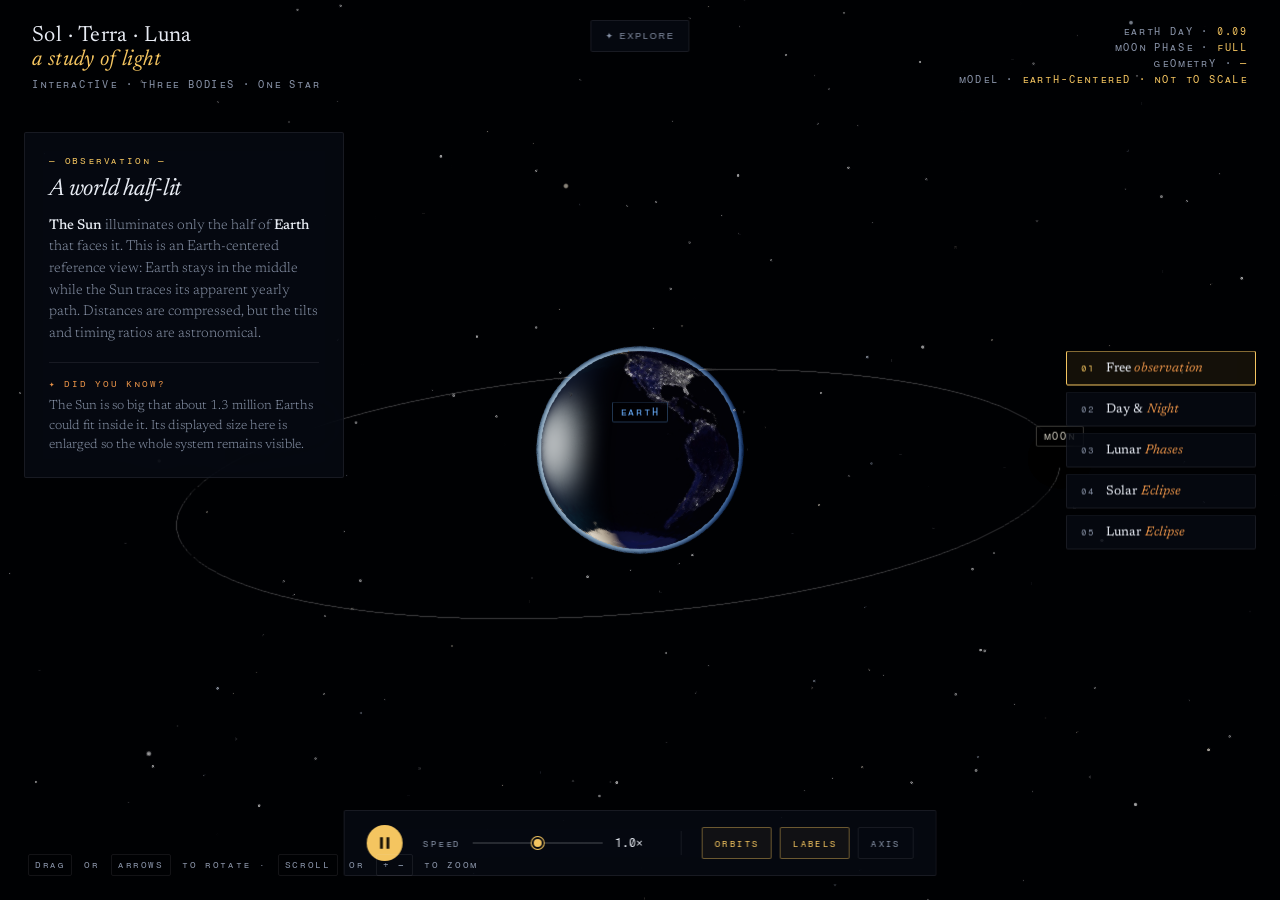
<file: index.html>
<!DOCTYPE html>
<html lang="en">
<head>
<meta charset="UTF-8">
<meta name="viewport" content="width=device-width, initial-scale=1.0, viewport-fit=cover">
<title>Sol · Terra · Luna — A Light Study</title>
<meta name="description" content="An interactive 3D model of the Sun, Earth, and Moon — watch day and night, the Moon's phases, and eclipses unfold. Free, ad-free astronomy for curious kids.">
<meta name="theme-color" content="#050810">
<link rel="canonical" href="https://tinyastronomer.com/">
<link rel="icon" href="favicon.svg" type="image/svg+xml">
<link rel="apple-touch-icon" href="apple-touch-icon.png">
<meta property="og:type" content="website">
<meta property="og:site_name" content="An Interactive Solar System">
<meta property="og:title" content="Sol · Terra · Luna — A Light Study">
<meta property="og:description" content="An interactive 3D model of the Sun, Earth, and Moon — watch day and night, the Moon's phases, and eclipses unfold. Free, ad-free astronomy for curious kids.">
<meta property="og:url" content="https://tinyastronomer.com/">
<meta property="og:image" content="https://tinyastronomer.com/assets/og-cover.png">
<meta property="og:image:width" content="1200">
<meta property="og:image:height" content="630">
<meta name="twitter:card" content="summary_large_image">
<meta name="twitter:title" content="Sol · Terra · Luna — A Light Study">
<meta name="twitter:description" content="An interactive 3D model of the Sun, Earth, and Moon — watch day and night, the Moon's phases, and eclipses. Free, ad-free astronomy for kids.">
<meta name="twitter:image" content="https://tinyastronomer.com/assets/og-cover.png">
<link rel="preconnect" href="https://fonts.googleapis.com">
<link rel="preconnect" href="https://fonts.gstatic.com" crossorigin>
<link href="https://fonts.googleapis.com/css2?family=Fragment+Mono&family=Newsreader:opsz,wght@6..72,300;6..72,400;6..72,500;6..72,600&display=swap" rel="stylesheet">
<link rel="stylesheet" href="common.css?v=20260728-15">
<style>
  /* Shared design tokens & component styles live in common.css.
     Only page-specific rules for the light study remain here. */
  .info-panel { top: 132px; }
  .info-panel .fact-callout .fact-tag { color: var(--accent-warm); }

  /* ──── Side presets use the shared .side-rail / .rail-btn in common.css ──── */
  .preset-btn .num { margin-left: 0; }

  /* ──── Tooltip label colour variants (base .label-3d is in common.css) ──── */
  .label-3d.sun { color: var(--accent); border-color: rgba(244, 197, 96, 0.3); }
  .label-3d.earth { color: var(--accent-cool); border-color: rgba(106, 176, 255, 0.3); }
  .label-3d.moon { color: #c9c5b8; border-color: rgba(201, 197, 184, 0.3); }

  /* ──── Mobile ──── */
  @media (max-width: 820px) {
    .info-panel {
      top: auto;
      bottom: 200px;
      left: 16px;
      right: 16px;
      width: auto;
      padding: 16px 18px;
      max-height: min(42vh, calc(100dvh - 480px));
      overflow: auto;
    }
    .info-title { font-size: 18px; }
    .info-body { font-size: 12px; }
    .info-panel .fact-callout { font-size: 11px; margin-top: 10px; padding-top: 8px; }
    .speed-slider { width: 80px; }
    .toggle-btn { padding: 5px 8px; font-size: 8px; }
  }
  @media (max-height: 520px) and (orientation: landscape) {
    .info-panel { top: 80px !important; max-height: calc(100dvh - 156px) !important; }
  }
</style>
</head>
<body>

<main id="canvas-container" aria-label="3D model of the Sun, Earth, and Moon"></main>

<div class="loader" id="loader" role="status" aria-live="polite">
  <div class="loader-text">Igniting the sun…</div>
</div>
<noscript>
  <div class="loader" role="alert" style="z-index:101">
    <div class="loader-text" style="animation:none">JavaScript is required to explore this page.</div>
  </div>
</noscript>

<header class="header">
  <div>
    <h1 class="title">Sol · Terra · Luna<br><em>a study of light</em></h1>
    <div class="subtitle">Interactive · Three Bodies · One Star</div>
  </div>
  <div class="header-meta">
    <div>Earth Day · <span id="meta-day">0.00</span></div>
    <div>Moon Phase · <span id="meta-phase">New</span></div>
    <div>Geometry · <span id="meta-event">Aligned</span></div>
    <div>Model · <span>Earth-centered · not to scale</span></div>
  </div>
</header>

<aside class="info-panel">
  <div class="info-label" id="info-label">— Observation —</div>
  <h2 class="info-title" id="info-title">A world half-lit</h2>
  <p class="info-body" id="info-body">
    The Sun illuminates only the half of Earth that faces it. As Earth spins on its tilted axis,
    the boundary between day and night — called the <strong>terminator</strong> — sweeps across
    the surface, giving every place its turn in the light.
  </p>
  <div class="fact-callout" id="info-fact">
    <span class="fact-tag">✦ Did you know?</span>
    <span id="info-fact-text"></span>
  </div>
</aside>

<div class="side-rail" id="presets" role="group" aria-label="Observation presets">
  <button type="button" class="rail-btn preset-btn active" data-preset="free" aria-pressed="true">
    <span class="num">01</span>
    <span class="lbl">Free <em>observation</em></span>
  </button>
  <button type="button" class="rail-btn preset-btn" data-preset="daynight" aria-pressed="false">
    <span class="num">02</span>
    <span class="lbl">Day &amp; <em>Night</em></span>
  </button>
  <button type="button" class="rail-btn preset-btn" data-preset="phases" aria-pressed="false">
    <span class="num">03</span>
    <span class="lbl">Lunar <em>Phases</em></span>
  </button>
  <button type="button" class="rail-btn preset-btn" data-preset="solar" aria-pressed="false">
    <span class="num">04</span>
    <span class="lbl">Solar <em>Eclipse</em></span>
  </button>
  <button type="button" class="rail-btn preset-btn" data-preset="lunar" aria-pressed="false">
    <span class="num">05</span>
    <span class="lbl">Lunar <em>Eclipse</em></span>
  </button>
</div>

<div class="controls">
  <button type="button" class="play-btn" id="play-btn" aria-label="Pause simulation">
    <svg id="play-icon" viewBox="0 0 12 12" fill="currentColor"><path d="M2 1 L10 6 L2 11 Z"/></svg>
  </button>
  <div class="speed-group">
    <span class="speed-label">Speed</span>
    <input type="range" class="speed-slider" id="speed-slider" min="-3" max="3" step="0.1" value="0" aria-label="Simulation speed" aria-valuetext="1.0× speed">
    <span class="speed-value" id="speed-value">1.0×</span>
  </div>
  <div class="divider"></div>
  <div class="toggle-group">
    <button type="button" class="toggle-btn active" id="toggle-orbits" aria-pressed="true">Orbits</button>
    <button type="button" class="toggle-btn active" id="toggle-labels" aria-pressed="true">Labels</button>
    <button type="button" class="toggle-btn" id="toggle-axis" aria-pressed="false">Axis</button>
  </div>
</div>

<div class="hint">
  <span class="key">Drag</span> or <span class="key">Arrows</span> to rotate · <span class="key">Scroll</span> or <span class="key">+ −</span> to zoom
</div>

<div class="label-3d sun" id="label-sun" aria-hidden="true">Sun</div>
<div class="label-3d earth" id="label-earth" aria-hidden="true">Earth</div>
<div class="label-3d moon" id="label-moon" aria-hidden="true">Moon</div>

<script type="importmap">
{
  "imports": {
    "three": "./vendor/three/three.module.min.js",
    "three/addons/": "./vendor/three/addons/"
  }
}
</script>
<script type="module">
import * as THREE from 'three';
import { SPACE } from './common.js';
import { SPACE_DATA } from './data.js';

// ─────────────────────────────────────────────────────────
// 1. SCENE SETUP
// ─────────────────────────────────────────────────────────
const setup = SPACE.createScene({
  canvasLabel: '3D model of the Sun, Earth, and Moon. Focus it and use the arrow keys to rotate, plus and minus to zoom.',
  shadowMap: true
});
if (!setup) throw new Error('WebGL unavailable');
const scene = setup.scene;
const camera = setup.camera;
const renderer = setup.renderer;
const composer = setup.composer;
const quality = setup.quality;

// ─────────────────────────────────────────────────────────
// 2. PHYSICAL RATIOS AND DISPLAY SCALES
// Radii/distances are compressed so all three bodies remain visible. Angular
// relationships, inclinations, eccentricity, and relative periods use accepted
// astronomical values.
// ─────────────────────────────────────────────────────────
const SUN_RADIUS    = 3.5;
const EARTH_RADIUS  = 1.0;
const MOON_RADIUS   = 0.2727;
const SUN_DISTANCE  = 32;     // compressed display distance
const MOON_DISTANCE = 4.2;
const EARTH_TILT = THREE.MathUtils.degToRad(SPACE_DATA.BODIES.earth.tiltDeg);
const MOON_ORBIT_INCLINATION = THREE.MathUtils.degToRad(5.145);
const MOON_ORBIT_ECCENTRICITY = 0.0549;
const EARTH_DAYS_PER_YEAR = 365.256;
const EARTH_DAYS_PER_MOON_ORBIT = 27.321661;
const NODE_PRECESSION_YEARS = 18.6;

// ─────────────────────────────────────────────────────────
// 3. STARFIELD AND SUN (shared SPACE primitives)
// ─────────────────────────────────────────────────────────
const starLayer = SPACE.createStarfield();
scene.add(starLayer.points);
const starUniforms = starLayer.uniforms;

const SUN = SPACE.createSun(SUN_RADIUS);
const sunGroup = SUN.group;
const sunUniforms = SUN.uniforms;
const sunCorona = SUN.corona;
sunGroup.position.set(-SUN_DISTANCE, 0, 0);
scene.add(sunGroup);

// directional light from the sun (parallel rays — realistic for distant star)
const sunLight = new THREE.DirectionalLight(0xffeacc, 2.2 * Math.PI);
sunLight.position.copy(sunGroup.position);
sunLight.target.position.set(0, 0, 0);
sunLight.castShadow = true;
sunLight.shadow.mapSize.width  = 2048;
sunLight.shadow.mapSize.height = 2048;
sunLight.shadow.camera.near = 1;
sunLight.shadow.camera.far  = 80;
const SHADOW_BOUND = 6;
sunLight.shadow.camera.left   = -SHADOW_BOUND;
sunLight.shadow.camera.right  =  SHADOW_BOUND;
sunLight.shadow.camera.top    =  SHADOW_BOUND;
sunLight.shadow.camera.bottom = -SHADOW_BOUND;
sunLight.shadow.bias = -0.0005;
scene.add(sunLight);
scene.add(sunLight.target);
quality.setShadowLight(sunLight);

// faint ambient so dark sides aren't pitch black
scene.add(new THREE.AmbientLight(0x223355, 0.18));

// ─────────────────────────────────────────────────────────
// 4. EARTH (photographic day/night maps + procedural moon)
// ─────────────────────────────────────────────────────────
function createMoonTextures() {
  const W = 1024;
  const H = 512;
  const colorCanvas = document.createElement('canvas');
  const bumpCanvas = document.createElement('canvas');
  colorCanvas.width = bumpCanvas.width = W;
  colorCanvas.height = bumpCanvas.height = H;
  const ctx = colorCanvas.getContext('2d');
  const bumpCtx = bumpCanvas.getContext('2d');

  const base = ctx.createLinearGradient(0, 0, 0, H);
  base.addColorStop(0, '#858582');
  base.addColorStop(0.22, '#aaa9a3');
  base.addColorStop(0.5, '#b8b6ae');
  base.addColorStop(0.78, '#aaa9a3');
  base.addColorStop(1, '#858582');
  ctx.fillStyle = base;
  ctx.fillRect(0, 0, W, H);
  bumpCtx.fillStyle = '#808080';
  bumpCtx.fillRect(0, 0, W, H);

  // Repeatable surface detail keeps the Moon stable between reloads.
  const random = SPACE.seededRandom(7419);

  for (let i = 0; i < 3500; i++) {
    const shade = 118 + Math.floor(random() * 48);
    ctx.fillStyle = `rgba(${shade},${shade},${shade - 3},0.11)`;
    ctx.fillRect(random() * W, random() * H, 1.2, 1.2);
  }

  // A restrained set of fixed maria reads more like the real lunar near side
  // than a different collection of random dark circles on every load.
  const maria = [
    [470, 218, 108, 62], [585, 190, 72, 48], [645, 278, 92, 55],
    [370, 290, 64, 42], [530, 330, 74, 38], [750, 205, 48, 34]
  ];
  maria.forEach(([x, y, rx, ry]) => {
    ctx.save();
    ctx.translate(x, y);
    ctx.scale(1, ry / rx);
    const grad = ctx.createRadialGradient(0, 0, 0, 0, 0, rx);
    grad.addColorStop(0, 'rgba(63,64,63,0.5)');
    grad.addColorStop(0.72, 'rgba(76,77,75,0.34)');
    grad.addColorStop(1, 'rgba(90,90,87,0)');
    ctx.fillStyle = grad;
    ctx.beginPath();
    ctx.arc(0, 0, rx, 0, Math.PI * 2);
    ctx.fill();
    ctx.restore();
  });

  for (let i = 0; i < 260; i++) {
    const x = random() * W;
    const y = 14 + random() * (H - 28);
    const r = 2 + random() * random() * 27;
    [-W, 0, W].forEach(offset => {
      const cx = x + offset;
      const colorGrad = ctx.createRadialGradient(cx - r * 0.12, y - r * 0.12, 0, cx, y, r);
      colorGrad.addColorStop(0, 'rgba(60,60,58,0.42)');
      colorGrad.addColorStop(0.62, 'rgba(83,83,80,0.22)');
      colorGrad.addColorStop(0.78, 'rgba(220,218,205,0.26)');
      colorGrad.addColorStop(1, 'rgba(150,148,142,0)');
      ctx.fillStyle = colorGrad;
      ctx.beginPath();
      ctx.arc(cx, y, r, 0, Math.PI * 2);
      ctx.fill();

      const bumpGrad = bumpCtx.createRadialGradient(cx, y, 0, cx, y, r);
      bumpGrad.addColorStop(0, '#686868');
      bumpGrad.addColorStop(0.62, '#747474');
      bumpGrad.addColorStop(0.78, '#999999');
      bumpGrad.addColorStop(1, '#808080');
      bumpCtx.fillStyle = bumpGrad;
      bumpCtx.beginPath();
      bumpCtx.arc(cx, y, r, 0, Math.PI * 2);
      bumpCtx.fill();
    });
  }

  const color = new THREE.CanvasTexture(colorCanvas);
  const bump = new THREE.CanvasTexture(bumpCanvas);
  color.colorSpace = THREE.SRGBColorSpace;
  [color, bump].forEach(tex => {
    tex.wrapS = THREE.RepeatWrapping;
    tex.wrapT = THREE.ClampToEdgeWrapping;
    tex.anisotropy = 8;
  });
  return { color, bump };
}

const loadingManager = new THREE.LoadingManager();
const textureLoader = new THREE.TextureLoader(loadingManager);

function loadEarthTexture(path, colorTexture = false) {
  const texture = textureLoader.load(path);
  texture.wrapS = THREE.RepeatWrapping;
  texture.wrapT = THREE.ClampToEdgeWrapping;
  texture.anisotropy = Math.min(8, renderer.capabilities.getMaxAnisotropy());
  if (colorTexture) texture.colorSpace = THREE.SRGBColorSpace;
  return texture;
}

// Lightweight photographic maps replace the illustrative canvas continents.
const earthTexture = loadEarthTexture('assets/earth/day.jpg', true);
const earthNormalTexture = loadEarthTexture('assets/earth/normal.jpg');
const earthSpecularTexture = loadEarthTexture('assets/earth/specular.jpg');
const nightTexture = loadEarthTexture('assets/earth/lights.jpg', true);
const moonTextures = createMoonTextures();

// Earth: phong base (keeps shadow support for eclipses) + injected
// night-lights pass that fades in as each region rotates into darkness
const earthNightUniforms = {
  nightMap: { value: nightTexture },
  sunDirView: { value: new THREE.Vector3(-1, 0, 0) }  // sun dir in view space, updated per frame
};

const earthMaterial = new THREE.MeshPhongMaterial({
  map: earthTexture,
  normalMap: earthNormalTexture,
  normalScale: new THREE.Vector2(0.55, 0.55),
  specularMap: earthSpecularTexture,
  specular: new THREE.Color(0x596779),
  shininess: 14
});
earthMaterial.onBeforeCompile = (shader) => {
  shader.uniforms.nightMap = earthNightUniforms.nightMap;
  shader.uniforms.sunDirView = earthNightUniforms.sunDirView;
  shader.fragmentShader =
    'uniform sampler2D nightMap;\nuniform vec3 sunDirView;\n' +
    shader.fragmentShader.replace(
      '#include <emissivemap_fragment>',
      `#include <emissivemap_fragment>
      float dayMix = smoothstep(-0.08, 0.22, dot(normalize(vNormal), sunDirView));
      vec3 cityLights = texture2D(nightMap, vMapUv).rgb;
      totalEmissiveRadiance += cityLights * (1.0 - dayMix) * 1.6;`
    );
};

const earth = new THREE.Mesh(
  new THREE.SphereGeometry(EARTH_RADIUS, 96, 96),
  earthMaterial
);
earth.castShadow = true;
earth.receiveShadow = true;

// Earth axis is fixed in space and tilted from the ecliptic normal. At the
// starting longitude the Sun is at an equinox; its apparent yearly motion
// around this Earth-centered frame produces the seasons.
const earthGroup = new THREE.Group();
earthGroup.add(earth);
earthGroup.rotation.x = -EARTH_TILT;
scene.add(earthGroup);

// Atmosphere — rim glow that brightens toward the sun-facing limb
const atmosphere = new THREE.Mesh(
  new THREE.SphereGeometry(EARTH_RADIUS * 1.045, 64, 64),
  new THREE.ShaderMaterial({
    transparent: true,
    side: THREE.BackSide,
    blending: THREE.AdditiveBlending,
    depthWrite: false,
    uniforms: { sunDir: { value: new THREE.Vector3(-1, 0, 0) } },
    vertexShader: `
      varying vec3 vN;
      varying vec3 vWN;
      void main() {
        vN = normalize(normalMatrix * normal);
        vWN = normalize(mat3(modelMatrix) * normal);
        gl_Position = projectionMatrix * modelViewMatrix * vec4(position, 1.0);
      }`,
    fragmentShader: `
      varying vec3 vN;
      varying vec3 vWN;
      uniform vec3 sunDir;
      void main() {
        float intensity = pow(max(0.72 - dot(vN, vec3(0.0, 0.0, 1.0)), 0.0), 2.5);
        float sunFacing = clamp(dot(normalize(vWN), sunDir) * 0.5 + 0.5, 0.0, 1.0);
        vec3 col = mix(vec3(0.08, 0.18, 0.45), vec3(0.45, 0.7, 1.0), sunFacing);
        gl_FragColor = vec4(col, 1.0) * intensity * 0.9;
      }`
  })
);
earthGroup.add(atmosphere);

// Earth axis helper line (toggleable)
const axisGeometry = new THREE.BufferGeometry().setFromPoints([
  new THREE.Vector3(0, -1.6, 0),
  new THREE.Vector3(0,  1.6, 0)
]);
const axisLine = new THREE.Line(
  axisGeometry,
  new THREE.LineDashedMaterial({
    color: 0xf4c560, dashSize: 0.08, gapSize: 0.06, transparent: true, opacity: 0.55
  })
);
axisLine.computeLineDistances();
axisLine.visible = false;
earthGroup.add(axisLine);

// ─────────────────────────────────────────────────────────
// 5. MOON
// ─────────────────────────────────────────────────────────
const moonMaterial = new THREE.MeshPhongMaterial({
  map: moonTextures.color,
  bumpMap: moonTextures.bump,
  bumpScale: 0.018,
  specular: new THREE.Color(0x111111),
  shininess: 1
});
const moon = new THREE.Mesh(
  new THREE.SphereGeometry(MOON_RADIUS, 64, 64),
  moonMaterial
);
moon.castShadow = true;
moon.receiveShadow = true;
scene.add(moon);

// Moon orbit ring: a slightly eccentric ellipse with Earth at one focus.
const orbitPoints = [];
const orbitSegments = 128;
const moonSemiMinor = MOON_DISTANCE * Math.sqrt(1 - MOON_ORBIT_ECCENTRICITY ** 2);
for (let i = 0; i <= orbitSegments; i++) {
  const eccentricAnomaly = (i / orbitSegments) * Math.PI * 2;
  orbitPoints.push(new THREE.Vector3(
    MOON_DISTANCE * (Math.cos(eccentricAnomaly) - MOON_ORBIT_ECCENTRICITY),
    0,
    moonSemiMinor * Math.sin(eccentricAnomaly)
  ));
}
const orbitLine = new THREE.Line(
  new THREE.BufferGeometry().setFromPoints(orbitPoints),
  new THREE.LineBasicMaterial({ color: 0xffffff, transparent: true, opacity: 0.12 })
);
const moonOrbitFrame = new THREE.Group();
moonOrbitFrame.add(orbitLine);
scene.add(moonOrbitFrame);

// ─────────────────────────────────────────────────────────
// 7. CAMERA CONTROLS (shared orbit controls)
// ─────────────────────────────────────────────────────────
const cam = SPACE.createOrbitControls(camera, renderer.domElement, {
  maxDistance: 55,
  minDistance: 3
});
SPACE.bindCameraKeys(cam, { maxDistance: 55, minDistance: 3 });

// ─────────────────────────────────────────────────────────
// 8. SIMULATION STATE
// ─────────────────────────────────────────────────────────
const sim = {
  time: 0,           // simulation time
  visualTime: 0,     // shader/corona time, frozen whenever the simulation is paused
  speed: 1,          // -3..3 (slider) but we use sliderToSpeed
  playing: !SPACE.prefersReducedMotion,
  earthSpinSpeed: 0.6, // one displayed rotation represents one mean Earth day
  moonOrbitSpeed: 0.6 / EARTH_DAYS_PER_MOON_ORBIT,
  sunYearSpeed: 0.6 / EARTH_DAYS_PER_YEAR,
  nodePrecessionSpeed: -0.6 / (EARTH_DAYS_PER_YEAR * NODE_PRECESSION_YEARS),
  moonPhaseAngle: 0, // mean anomaly
  sunLongitude: Math.PI,
  moonNodeLongitude: THREE.MathUtils.degToRad(32),
  showOrbits: true,
  showLabels: true,
  showAxis: false,
  preset: 'free'
};

function sliderToSpeed(v) {
  // map -3..3 nonlinearly: at 0 = 1×, slider=1 → 2×, slider=2 → ~4×, etc.
  return Math.pow(2, v);
}

// ─────────────────────────────────────────────────────────
// 9. UI
// ─────────────────────────────────────────────────────────
const playBtn   = document.getElementById('play-btn');
const playIcon  = document.getElementById('play-icon');
const speedSlider = document.getElementById('speed-slider');
const speedValue  = document.getElementById('speed-value');
const toggleOrbits = document.getElementById('toggle-orbits');
const toggleLabels = document.getElementById('toggle-labels');
const toggleAxis   = document.getElementById('toggle-axis');
const presetEls    = document.querySelectorAll('.preset-btn');
const labelSun   = document.getElementById('label-sun');
const labelEarth = document.getElementById('label-earth');
const labelMoon  = document.getElementById('label-moon');
const metaDay    = document.getElementById('meta-day');
const metaPhase  = document.getElementById('meta-phase');
const metaEvent  = document.getElementById('meta-event');
const infoLabel  = document.getElementById('info-label');
const infoTitle  = document.getElementById('info-title');
const infoBody   = document.getElementById('info-body');
const infoFactText = document.getElementById('info-fact-text');

const updatePlayButton = SPACE.wirePlayPause(playBtn, playIcon, sim);
function setPlaying(playing) {
  sim.playing = playing;
  updatePlayButton();
}

speedSlider.addEventListener('input', () => {
  const v = parseFloat(speedSlider.value);
  const s = sliderToSpeed(v);
  sim.speed = s;
  speedValue.textContent = s.toFixed(s < 1 ? 2 : 1) + '×';
  speedSlider.setAttribute('aria-valuetext', `${speedValue.textContent} speed`);
});

toggleOrbits.addEventListener('click', () => {
  sim.showOrbits = !sim.showOrbits;
  orbitLine.visible = sim.showOrbits;
  toggleOrbits.classList.toggle('active', sim.showOrbits);
  toggleOrbits.setAttribute('aria-pressed', String(sim.showOrbits));
});
toggleLabels.addEventListener('click', () => {
  sim.showLabels = !sim.showLabels;
  toggleLabels.classList.toggle('active', sim.showLabels);
  toggleLabels.setAttribute('aria-pressed', String(sim.showLabels));
  [labelSun, labelEarth, labelMoon].forEach(l => {
    l.style.display = sim.showLabels ? '' : 'none';
  });
});
toggleAxis.addEventListener('click', () => {
  sim.showAxis = !sim.showAxis;
  axisLine.visible = sim.showAxis;
  toggleAxis.classList.toggle('active', sim.showAxis);
  toggleAxis.setAttribute('aria-pressed', String(sim.showAxis));
});

// ─────────────────────────────────────────────────────────
// 10. PRESETS
// ─────────────────────────────────────────────────────────
const presetData = {
  free: {
    label: '— Observation —',
    title: 'A world half-lit',
    body: '<strong>The Sun</strong> illuminates only the half of <strong>Earth</strong> that faces it. This is an Earth-centered reference view: Earth stays in the middle while the Sun traces its apparent yearly path. Distances are compressed, but the tilts and timing ratios are astronomical.',
    fact: 'The Sun is so big that about 1.3 million Earths could fit inside it. Its displayed size here is enlarged so the whole system remains visible.',
    apply: () => {
      sim.moonNodeLongitude = THREE.MathUtils.degToRad(32);
    }
  },
  daynight: {
    label: '— Phenomenon 01 —',
    title: 'Day & Night',
    body: 'Notice how exactly half of Earth is lit at any moment. The other half is in <strong>night</strong> — watch the city lights appear as each continent rotates into darkness. Earth completes one mean solar rotation every 24 hours. Its <strong>23.4° axial tilt</strong> changes day length through the seasons.',
    fact: 'When it\'s lunchtime where you live, kids on the opposite side of Earth are fast asleep at midnight.',
    apply: () => {
      setPlaying(true);
      sim.speed = 1;
      speedSlider.value = '0';
      speedValue.textContent = '1.0×';
      speedSlider.setAttribute('aria-valuetext', '1.0× speed');
      sim.moonPhaseAngle = Math.PI * 0.5; // park moon out of the way
      sim.moonNodeLongitude = THREE.MathUtils.degToRad(32);
      cam.azimuthTarget = 0.3;
      cam.elevationTarget = 0.15;
      cam.distanceTarget = 6;
      cam.target.set(0, 0, 0);
    }
  },
  phases: {
    label: '— Phenomenon 02 —',
    title: 'Lunar Phases',
    body: 'The Moon doesn\'t make its own light — it reflects sunlight. Half is always lit, but we see different fractions as it moves. The Moon orbits relative to the stars in <strong>27.3 days</strong>; because Earth also travels around the Sun, the phase cycle takes <strong>29.5 days</strong>.',
    fact: 'The Moon rotates once per orbit, keeping nearly the same face toward Earth. Small real wobbles called libration are omitted here.',
    apply: () => {
      setPlaying(true);
      sim.moonNodeLongitude = THREE.MathUtils.degToRad(32);
      sim.speed = 1.5;
      speedSlider.value = Math.log2(1.5).toFixed(2);
      speedValue.textContent = '1.5×';
      speedSlider.setAttribute('aria-valuetext', '1.5× speed');
      cam.azimuthTarget = 0.5;
      cam.elevationTarget = 0.5;
      cam.distanceTarget = 12;
      cam.target.set(0, 0, 0);
    }
  },
  solar: {
    label: '— Phenomenon 03 —',
    title: 'Solar Eclipse',
    body: 'When the <strong>Moon passes between the Sun and Earth</strong>, it casts a small shadow on Earth\'s surface. Anyone standing inside that shadow sees the Sun blocked — a <strong>solar eclipse</strong>. It happens at new moon, but only when the Moon\'s tilted orbit aligns precisely with the Sun-Earth line.',
    fact: 'The Moon\'s shadow races across Earth faster than 2,000 km/h — quicker than any jet plane.',
    apply: () => {
      setPlaying(false);
      sim.sunLongitude = Math.PI;
      sim.moonNodeLongitude = 0;
      sim.moonPhaseAngle = Math.PI; // moon between sun (-X) and earth → moon at -X side
      cam.azimuthTarget = -1.4;
      cam.elevationTarget = 0.1;
      cam.distanceTarget = 8;
      cam.target.set(-1, 0, 0);
    }
  },
  lunar: {
    label: '— Phenomenon 04 —',
    title: 'Lunar Eclipse',
    body: 'When the <strong>Earth passes between the Sun and Moon</strong>, Earth\'s shadow falls onto the Moon. The full moon dims dramatically and can take on a muted copper tone from sunlight filtered through Earth\'s atmosphere. This is a <strong>lunar eclipse</strong>, visible to anyone on Earth\'s night side.',
    fact: 'The copper tint is real but usually subtle: Earth\'s atmosphere removes more blue light while bending the remaining warm light into the shadow.',
    apply: () => {
      setPlaying(false);
      sim.sunLongitude = Math.PI;
      sim.moonNodeLongitude = 0;
      sim.moonPhaseAngle = 0; // moon at +X, earth between sun and moon
      cam.azimuthTarget = 1.4;
      cam.elevationTarget = 0.1;
      cam.distanceTarget = 9;
      cam.target.set(1, 0, 0);
    }
  }
};

function applyPreset(name) {
  sim.preset = name;
  presetEls.forEach(el => {
    const active = el.dataset.preset === name;
    el.classList.toggle('active', active);
    el.setAttribute('aria-pressed', String(active));
  });
  const p = presetData[name];
  infoLabel.textContent = p.label;
  infoTitle.textContent = p.title;
  infoBody.innerHTML = p.body;
  infoFactText.textContent = p.fact;
  p.apply();
}
presetEls.forEach(el => {
  el.addEventListener('click', () => applyPreset(el.dataset.preset));
});

// ─────────────────────────────────────────────────────────
// 11. ORBIT AND PHASE GEOMETRY
// ─────────────────────────────────────────────────────────
function solveEccentricAnomaly(meanAnomaly) {
  let eccentricAnomaly = meanAnomaly;
  for (let i = 0; i < 5; i++) {
    eccentricAnomaly -= (
      eccentricAnomaly
      - MOON_ORBIT_ECCENTRICITY * Math.sin(eccentricAnomaly)
      - meanAnomaly
    ) / (1 - MOON_ORBIT_ECCENTRICITY * Math.cos(eccentricAnomaly));
  }
  return eccentricAnomaly;
}

function describePhase(moonPos, sunPos) {
  const moonLongitude = Math.atan2(moonPos.z, moonPos.x);
  const sunLongitude = Math.atan2(sunPos.z, sunPos.x);
  const relative = (
    (moonLongitude - sunLongitude) % (Math.PI * 2) + Math.PI * 2
  ) % (Math.PI * 2);
  const deg = THREE.MathUtils.radToDeg(relative);

  if (deg < 22.5 || deg >= 337.5) return 'New';
  if (deg < 67.5) return 'Waxing Crescent';
  if (deg < 112.5) return 'First Quarter';
  if (deg < 157.5) return 'Waxing Gibbous';
  if (deg < 202.5) return 'Full';
  if (deg < 247.5) return 'Waning Gibbous';
  if (deg < 292.5) return 'Last Quarter';
  return 'Waning Crescent';
}

const _sunDirWorld = new THREE.Vector3();
const _moonDir = new THREE.Vector3();

function detectEvent(moonPos) {
  _sunDirWorld.copy(sunGroup.position).normalize();
  _moonDir.copy(moonPos).normalize();
  const dot = THREE.MathUtils.clamp(_sunDirWorld.dot(_moonDir), -1, 1);
  const solarSeparation = Math.acos(dot);
  const lunarSeparation = Math.acos(-dot);

  // Physical angular tolerances, independent of the compressed display scale.
  if (solarSeparation < THREE.MathUtils.degToRad(0.55)) return 'Solar Eclipse';
  if (lunarSeparation < THREE.MathUtils.degToRad(1.0)) return 'Lunar Eclipse';
  if (solarSeparation < THREE.MathUtils.degToRad(2.0)) return 'Near Solar Node';
  if (lunarSeparation < THREE.MathUtils.degToRad(2.0)) return 'Near Lunar Node';
  return '—';
}

// ─────────────────────────────────────────────────────────
// 12. ANIMATION LOOP
// ─────────────────────────────────────────────────────────
let lastT = performance.now();
const _sunDirView = new THREE.Vector3();
const _orbitNodeAxis = new THREE.Vector3();
const _orbitTiltQuat = new THREE.Quaternion();
const _orbitNormal = new THREE.Vector3();
const _moonBasePosition = new THREE.Vector3();

function animate() {
  requestAnimationFrame(animate);
  const now = performance.now();
  const rawDt = (now - lastT) / 1000;
  const dt = Math.min(rawDt, 0.05);
  lastT = now;
  quality.frame(rawDt);

  if (sim.playing) {
    sim.time += dt * sim.speed;
    sim.visualTime += dt;
    sim.moonPhaseAngle += dt * sim.speed * sim.moonOrbitSpeed;
    sim.sunLongitude += dt * sim.speed * sim.sunYearSpeed;
    sim.moonNodeLongitude += dt * sim.speed * sim.nodePrecessionSpeed;
  }

  // Earth rotates eastward (CCW from above the north pole). Three.js +rotation.y
  // is right-hand around +Y, so from above the north pole it is CCW = eastward.
  // Face-on with north up, +Y also carries the near-side surface toward geographic
  // east. Do not negate this sign.
  earth.rotation.y = sim.time * sim.earthSpinSpeed;

  // The Sun's apparent annual path in this explicitly Earth-centered frame.
  sunGroup.position.set(
    Math.cos(sim.sunLongitude) * SUN_DISTANCE,
    0,
    Math.sin(sim.sunLongitude) * SUN_DISTANCE
  );
  sunLight.position.copy(sunGroup.position);

  // Incline the eccentric lunar orbit around its slowly precessing node line.
  _orbitNodeAxis.set(
    Math.cos(sim.moonNodeLongitude),
    0,
    Math.sin(sim.moonNodeLongitude)
  );
  _orbitTiltQuat.setFromAxisAngle(_orbitNodeAxis, MOON_ORBIT_INCLINATION);
  moonOrbitFrame.quaternion.copy(_orbitTiltQuat);

  const eccentricAnomaly = solveEccentricAnomaly(sim.moonPhaseAngle);
  _moonBasePosition.set(
    MOON_DISTANCE * (Math.cos(eccentricAnomaly) - MOON_ORBIT_ECCENTRICITY),
    0,
    moonSemiMinor * Math.sin(eccentricAnomaly)
  );
  moon.position.copy(_moonBasePosition).applyQuaternion(_orbitTiltQuat);

  // Synchronous rotation: the same lunar hemisphere remains Earth-facing.
  _orbitNormal.set(0, 1, 0).applyQuaternion(_orbitTiltQuat);
  moon.up.copy(_orbitNormal);
  moon.lookAt(0, 0, 0);

  // Smooth camera
  cam.update();

  // Animated shader clocks
  const t = SPACE.prefersReducedMotion ? 0 : sim.visualTime;
  sunUniforms.uOutputScale.value = setup.bloomPass && setup.bloomPass.enabled ? Math.PI : 1;
  sunUniforms.uTime.value = t;
  starUniforms.uTime.value = t;

  // Subtle sun "breath" — corona shimmer
  sunCorona.scale.setScalar(1 + Math.sin(t * 1.5) * 0.015);

  // Night-lights shader needs the sun direction in view space
  _sunDirView.copy(sunGroup.position).normalize()
    .transformDirection(camera.matrixWorldInverse);
  earthNightUniforms.sunDirView.value.copy(_sunDirView);
  _sunDirWorld.copy(sunGroup.position).normalize();
  atmosphere.material.uniforms.sunDir.value.copy(_sunDirWorld);

  // In totality the Moon is very dim; filtered sunlight adds only a restrained
  // copper cast rather than the previous saturated red glow.
  _moonDir.copy(moon.position).normalize();
  const lunarSeparation = Math.acos(THREE.MathUtils.clamp(
    -_sunDirWorld.dot(_moonDir), -1, 1
  ));
  const eclipseT = 1 - THREE.MathUtils.smoothstep(
    lunarSeparation,
    THREE.MathUtils.degToRad(0.35),
    THREE.MathUtils.degToRad(1.0)
  );
  moonMaterial.color.setRGB(
    1.0 - 0.35 * eclipseT,
    1.0 - 0.55 * eclipseT,
    1.0 - 0.68 * eclipseT
  );
  moonMaterial.emissive.setRGB(
    0.055 * eclipseT,
    0.018 * eclipseT,
    0.006 * eclipseT
  );

  // Labels
  SPACE.projectToScreen(sunGroup, labelSun, camera, -50, sim.showLabels);
  SPACE.projectToScreen(earthGroup, labelEarth, camera, -38, sim.showLabels);
  SPACE.projectToScreen(moon, labelMoon, camera, -22, sim.showLabels);

  // Telemetry
  const dayFraction = (sim.time * sim.earthSpinSpeed) / (Math.PI * 2);
  SPACE.setText(metaDay, (dayFraction % 1).toFixed(2));
  SPACE.setText(metaPhase, describePhase(moon.position, sunGroup.position));
  SPACE.setText(metaEvent, detectEvent(moon.position));

  setup.render();
}

SPACE.createLoader(loadingManager);
requestAnimationFrame(() => { animate(); });

// Start with free preset info
applyPreset('free');

SPACE.buildNav('light');
</script>
</body>
</html>
</file>
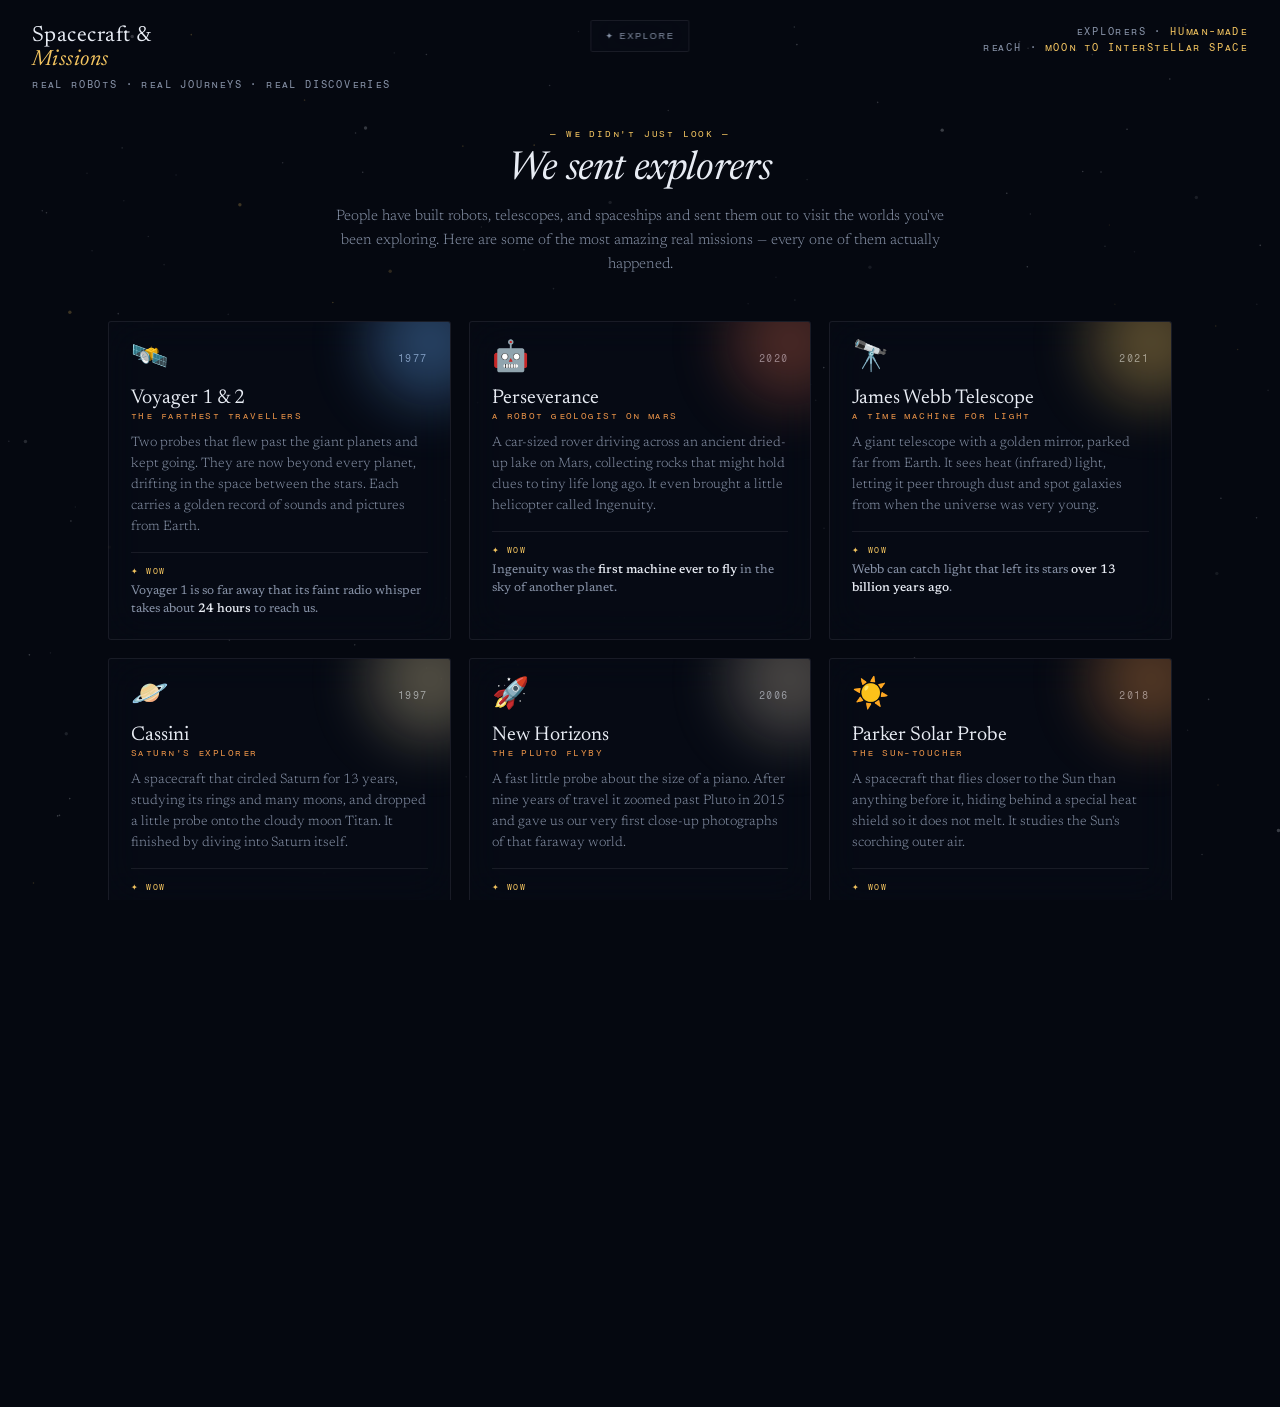
<file: missions.html>
<!DOCTYPE html>
<html lang="en">
<head>
<meta charset="UTF-8">
<meta name="viewport" content="width=device-width, initial-scale=1.0, viewport-fit=cover">
<title>Spacecraft &amp; Missions</title>
<meta name="description" content="Meet the great space missions — Voyager, Perseverance, JWST, Cassini, Apollo, and more — in a kid-friendly gallery. Free, ad-free astronomy for curious kids.">
<meta name="theme-color" content="#050810">
<link rel="canonical" href="https://tinyastronomer.com/missions.html">
<link rel="icon" href="favicon.svg" type="image/svg+xml">
<link rel="apple-touch-icon" href="apple-touch-icon.png">
<meta property="og:type" content="website">
<meta property="og:site_name" content="An Interactive Solar System">
<meta property="og:title" content="Spacecraft &amp; Missions">
<meta property="og:description" content="Meet the great space missions — Voyager, Perseverance, JWST, Cassini, Apollo, and more — in a kid-friendly gallery. Free, ad-free astronomy for curious kids.">
<meta property="og:url" content="https://tinyastronomer.com/missions.html">
<meta property="og:image" content="https://tinyastronomer.com/assets/og-cover.png">
<meta property="og:image:width" content="1200">
<meta property="og:image:height" content="630">
<meta name="twitter:card" content="summary_large_image">
<meta name="twitter:title" content="Spacecraft &amp; Missions">
<meta name="twitter:description" content="Meet the great space missions — Voyager, Perseverance, JWST, Cassini, Apollo, and more — in a kid-friendly gallery. Free and ad-free.">
<meta name="twitter:image" content="https://tinyastronomer.com/assets/og-cover.png">
<link rel="preconnect" href="https://fonts.googleapis.com">
<link rel="preconnect" href="https://fonts.gstatic.com" crossorigin>
<link href="https://fonts.googleapis.com/css2?family=Fragment+Mono&family=Newsreader:opsz,wght@6..72,300;6..72,400;6..72,500;6..72,600&display=swap" rel="stylesheet">
<link rel="stylesheet" href="common.css?v=20260728-15">
<style>
  /* this page scrolls, unlike the fixed 3D scenes */
  html, body { overflow-x: hidden; overflow-y: auto; }
  #bg { position: fixed; inset: 0; z-index: 0; }
  .wrap {
    position: relative; z-index: 1; max-width: 1120px; margin: 0 auto;
    padding: calc(128px + env(safe-area-inset-top, 0px))
             calc(28px + env(safe-area-inset-right, 0px))
             calc(80px + env(safe-area-inset-bottom, 0px))
             calc(28px + env(safe-area-inset-left, 0px));
  }
  .lede {
    max-width: 640px; margin: 0 auto 44px; text-align: center;
  }
  .lede .info-label { color: var(--accent); }
  .lede h2 { font-size: 40px; font-weight: 400; font-style: italic; letter-spacing: -0.01em; line-height: 1.05; margin: 8px 0 14px; }
  .lede p { font-size: 15px; line-height: 1.6; color: var(--ink-dim); font-weight: 300; }
  .info-label { font-family: 'Fragment Mono', monospace; font-size: 9px; letter-spacing: 0.2em; text-transform: uppercase; }
  .grid { display: grid; grid-template-columns: repeat(auto-fill, minmax(300px, 1fr)); gap: 18px; }
  .card {
    background: var(--panel); backdrop-filter: blur(20px) saturate(140%); -webkit-backdrop-filter: blur(20px) saturate(140%);
    border: 1px solid var(--line); border-radius: 3px; padding: 22px 22px 20px; position: relative; overflow: hidden;
    transition: transform 0.25s ease, border-color 0.25s ease;
  }
  .card:hover { transform: translateY(-4px); border-color: var(--accent-edge, rgba(244,197,96,0.4)); }
  .card .glow { position: absolute; top: -40px; right: -40px; width: 120px; height: 120px; border-radius: 50%; filter: blur(30px); opacity: 0.35; }
  .card .icon { font-size: 30px; line-height: 1; }
  .card .yr { float: right; font-family: 'Fragment Mono', monospace; font-size: 10px; letter-spacing: 0.14em; color: var(--ink-faint); margin-top: 8px; }
  .card h3 { font-size: 20px; font-weight: 400; margin: 14px 0 2px; }
  .card .tag { font-family: 'Fragment Mono', monospace; font-size: 9px; letter-spacing: 0.16em; text-transform: uppercase; color: var(--accent-warm); }
  .card .blurb { font-size: 13.5px; line-height: 1.55; color: var(--ink-dim); font-weight: 300; margin: 12px 0 0; }
  .card .wow { margin-top: 14px; padding-top: 12px; border-top: 1px solid var(--line); font-size: 12.5px; line-height: 1.5; color: var(--ink-dim); }
  .card .wow b { color: var(--ink); font-weight: 500; }
  .card .wow .lbl { display: block; font-family: 'Fragment Mono', monospace; font-size: 8px; letter-spacing: 0.2em; text-transform: uppercase; color: var(--accent); margin-bottom: 5px; }
  .foot { text-align: center; margin-top: 44px; font-family: 'Fragment Mono', monospace; font-size: 9px; letter-spacing: 0.18em; text-transform: uppercase; color: var(--ink-faint); }
  @media (max-width: 620px) {
    .wrap {
      padding: calc(104px + env(safe-area-inset-top, 0px))
               calc(16px + env(safe-area-inset-right, 0px))
               calc(64px + env(safe-area-inset-bottom, 0px))
               calc(16px + env(safe-area-inset-left, 0px));
    }
    .lede h2 { font-size: 30px; }
  }
</style>
</head>
<body>

<canvas id="bg" aria-hidden="true"></canvas>
<noscript>
  <div class="loader" role="alert" style="z-index:101">
    <div class="loader-text" style="animation:none">JavaScript is required to explore this page.</div>
  </div>
</noscript>

<header class="header">
  <div>
    <h1 class="title">Spacecraft &amp;<br><em>Missions</em></h1>
    <div class="subtitle">Real Robots · Real Journeys · Real Discoveries</div>
  </div>
  <div class="header-meta">
    <div>Explorers · <span>Human-made</span></div>
    <div>Reach · <span>Moon to interstellar space</span></div>
  </div>
</header>

<main class="wrap">
  <div class="lede">
    <div class="info-label">— We didn't just look —</div>
    <h2>We sent explorers</h2>
    <p>People have built robots, telescopes, and spaceships and sent them out to visit the worlds you've been exploring. Here are some of the most amazing real missions — every one of them actually happened.</p>
  </div>
  <div class="grid" id="grid"></div>
  <div class="foot">Every mission here is real · Ask a grown-up to help you look up their latest pictures</div>
</main>

<script type="module">
import { SPACE } from './chrome.js';
const MISSIONS = [
  { icon:'🛰️', name:'Voyager 1 & 2', tag:'The farthest travellers', year:'1977', color:'#6ab0ff',
    blurb:'Two probes that flew past the giant planets and kept going. They are now beyond every planet, drifting in the space between the stars. Each carries a golden record of sounds and pictures from Earth.',
    wow:'Voyager 1 is so far away that its faint radio whisper takes about <b>24 hours</b> to reach us.' },
  { icon:'🤖', name:'Perseverance', tag:'A robot geologist on Mars', year:'2020', color:'#d0674a',
    blurb:'A car-sized rover driving across an ancient dried-up lake on Mars, collecting rocks that might hold clues to tiny life long ago. It even brought a little helicopter called Ingenuity.',
    wow:'Ingenuity was the <b>first machine ever to fly</b> in the sky of another planet.' },
  { icon:'🔭', name:'James Webb Telescope', tag:'A time machine for light', year:'2021', color:'#f4c560',
    blurb:'A giant telescope with a golden mirror, parked far from Earth. It sees heat (infrared) light, letting it peer through dust and spot galaxies from when the universe was very young.',
    wow:'Webb can catch light that left its stars <b>over 13 billion years ago</b>.' },
  { icon:'🪐', name:'Cassini', tag:"Saturn's explorer", year:'1997', color:'#e6d3a0',
    blurb:'A spacecraft that circled Saturn for 13 years, studying its rings and many moons, and dropped a little probe onto the cloudy moon Titan. It finished by diving into Saturn itself.',
    wow:'It discovered that Saturn\'s icy moon Enceladus shoots <b>giant fountains of water</b> into space.' },
  { icon:'🚀', name:'New Horizons', tag:'The Pluto flyby', year:'2006', color:'#c9b8a0',
    blurb:'A fast little probe about the size of a piano. After nine years of travel it zoomed past Pluto in 2015 and gave us our very first close-up photographs of that faraway world.',
    wow:'It flew past Pluto at over 50,000 km/h and spotted a huge <b>heart-shaped patch of ice</b>.' },
  { icon:'☀️', name:'Parker Solar Probe', tag:'The Sun-toucher', year:'2018', color:'#e89248',
    blurb:'A spacecraft that flies closer to the Sun than anything before it, hiding behind a special heat shield so it does not melt. It studies the Sun\'s scorching outer air.',
    wow:'It flew through the Sun\'s outer atmosphere — the first craft ever to <b>"touch" the Sun</b>.' },
  { icon:'🌕', name:'Apollo 11', tag:'First footsteps on the Moon', year:'1969', color:'#c9c5b8',
    blurb:'The mission that carried the first people to walk on the Moon. Two astronauts stepped onto the dusty grey surface while a third orbited above in the spacecraft.',
    wow:'Their footprints have no wind or rain to erase them — they could last <b>millions of years</b>.' },
  { icon:'✨', name:'Hubble Telescope', tag:'Our eye in the sky', year:'1990', color:'#a9e0e2',
    blurb:'A school-bus-sized telescope orbiting high above Earth for more than 30 years. It has taken some of the most beautiful and famous pictures of stars and galaxies ever made.',
    wow:'Hubble has made more than <b>1.7 million observations</b> of the universe.' }
];

const grid = document.getElementById('grid');
MISSIONS.forEach(m => {
  const c = document.createElement('article');
  c.className = 'card';
  c.style.setProperty('--accent-edge', m.color + '66');
  c.innerHTML = `
    <div class="glow" style="background:${m.color}"></div>
    <span class="icon" aria-hidden="true">${m.icon}</span><span class="yr">${m.year}</span>
    <h3>${m.name}</h3>
    <div class="tag">${m.tag}</div>
    <p class="blurb">${m.blurb}</p>
    <div class="wow"><span class="lbl">✦ Wow</span>${m.wow}</div>`;
  grid.appendChild(c);
});

// subtle drifting starfield background
const canvas = document.getElementById('bg'), ctx = canvas.getContext('2d');
let W, H, DPR, stars = [];
function resize(){
  DPR = Math.min(devicePixelRatio||1, 2); W = innerWidth; H = innerHeight;
  canvas.width = W*DPR; canvas.height = H*DPR; canvas.style.width=W+'px'; canvas.style.height=H+'px';
  ctx.setTransform(DPR,0,0,DPR,0,0);
  if (!stars.length) for (let i=0;i<200;i++) stars.push({ x:Math.random(), y:Math.random(), r:Math.random()<0.12?1.7:0.8, ph:Math.random()*6.28, tint:Math.random()<0.2?'244,197,96':'232,236,244' });
}
addEventListener('resize', resize); resize();
function loop(){
  requestAnimationFrame(loop);
  const t = SPACE.prefersReducedMotion ? 0 : performance.now()*0.001;
  ctx.clearRect(0,0,W,H);
  for (const s of stars){
    const tw = 0.5 + 0.5*Math.sin(t*1.4 + s.ph);
    ctx.fillStyle = `rgba(${s.tint},${0.08 + 0.16*tw})`;
    ctx.beginPath(); ctx.arc(s.x*W, s.y*H, s.r, 0, 6.283); ctx.fill();
  }
}
loop();
SPACE.buildNav('missions');
</script>
</body>
</html>
</file>
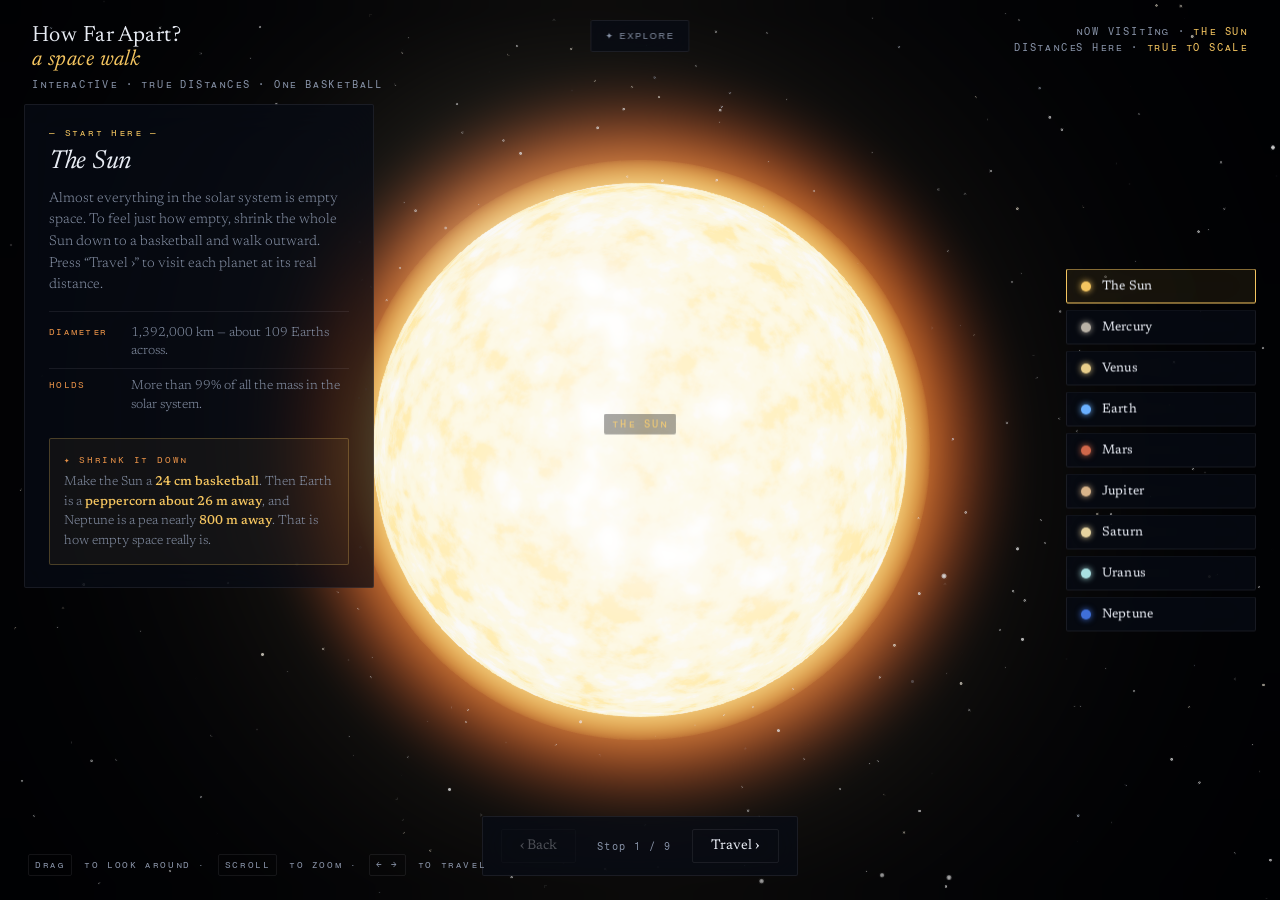
<file: scale-walk.html>
<!DOCTYPE html>
<html lang="en">
<head>
<meta charset="UTF-8">
<meta name="viewport" content="width=device-width, initial-scale=1.0, viewport-fit=cover">
<title>How Far Apart? — A Space Walk</title>
<meta name="description" content="How far apart are the planets, really? Walk the true distances of the solar system, with the Sun shrunk to a basketball. Free, ad-free astronomy for curious kids.">
<meta name="theme-color" content="#050810">
<link rel="canonical" href="https://tinyastronomer.com/scale-walk.html">
<link rel="icon" href="favicon.svg" type="image/svg+xml">
<link rel="apple-touch-icon" href="apple-touch-icon.png">
<meta property="og:type" content="website">
<meta property="og:site_name" content="An Interactive Solar System">
<meta property="og:title" content="How Far Apart? — A Space Walk">
<meta property="og:description" content="How far apart are the planets, really? Walk the true distances of the solar system, with the Sun shrunk to a basketball. Free, ad-free astronomy for curious kids.">
<meta property="og:url" content="https://tinyastronomer.com/scale-walk.html">
<meta property="og:image" content="https://tinyastronomer.com/assets/og-cover.png">
<meta property="og:image:width" content="1200">
<meta property="og:image:height" content="630">
<meta name="twitter:card" content="summary_large_image">
<meta name="twitter:title" content="How Far Apart? — A Space Walk">
<meta name="twitter:description" content="How far apart are the planets, really? Walk the true distances of the solar system, with the Sun shrunk to a basketball. Free and ad-free.">
<meta name="twitter:image" content="https://tinyastronomer.com/assets/og-cover.png">
<link rel="preconnect" href="https://fonts.googleapis.com">
<link rel="preconnect" href="https://fonts.gstatic.com" crossorigin>
<link href="https://fonts.googleapis.com/css2?family=Fragment+Mono&family=Newsreader:opsz,wght@6..72,300;6..72,400;6..72,500;6..72,600&display=swap" rel="stylesheet">
<link rel="stylesheet" href="common.css?v=20260728-15">
<style>
  .info-panel { top: 104px; width: 350px; }
  .info-title { font-size: 26px; line-height: 1.1; }
  /* the planet label doubles as a locator pin: a small caret under the box points down at the planet */
  .label-pin::after {
    content: ''; position: absolute; left: 50%; top: 100%; margin-top: 3px;
    transform: translateX(-50%);
    border: 5px solid transparent; border-top-color: currentColor; border-bottom: 0;
    filter: drop-shadow(0 0 3px currentColor);
  }
  .walk-controls { position: fixed; bottom: calc(24px + env(safe-area-inset-bottom, 0px)); left: 50%; transform: translateX(-50%); display: flex; align-items: center; gap: 14px; z-index: 10; background: var(--panel); backdrop-filter: blur(20px); -webkit-backdrop-filter: blur(20px); border: 1px solid var(--line); border-radius: 2px; padding: 12px 18px; }
  .walk-btn { background: transparent; border: 1px solid var(--line); color: var(--ink); font-family: 'Newsreader', serif; font-size: 14px; padding: 9px 18px; border-radius: 2px; cursor: pointer; transition: all 0.2s; }
  .walk-btn:hover:not(:disabled) { border-color: var(--accent); color: var(--accent); }
  .walk-btn:disabled { opacity: 0.3; cursor: default; }
  .walk-progress { font-family: 'Fragment Mono', monospace; font-size: 10px; letter-spacing: 0.14em; color: var(--ink-dim); min-width: 88px; text-align: center; }
  @media (max-width: 820px) {
    .info-title { font-size: 20px; }
    .walk-controls { bottom: calc(14px + env(safe-area-inset-bottom, 0px)); gap: 8px; padding: 10px 12px; }
    .walk-btn { padding: 8px 12px; font-size: 12px; }
    .walk-progress { min-width: 72px; font-size: 9px; }
  }
  @media (max-height: 520px) and (orientation: landscape) {
    .walk-controls { bottom: calc(8px + env(safe-area-inset-bottom, 0px)); padding: 7px 10px; gap: 8px; }
    .walk-btn { padding: 7px 12px; font-size: 12px; }
  }
</style>
</head>
<body>

<main id="canvas-container" aria-label="3D true-scale walk through the solar system"></main>
<div class="loader" id="loader" role="status" aria-live="polite"><div class="loader-text">Measuring the void…</div></div>
<noscript>
  <div class="loader" role="alert" style="z-index:101">
    <div class="loader-text" style="animation:none">JavaScript is required to explore this page.</div>
  </div>
</noscript>

<header class="header">
  <div>
    <h1 class="title">How Far Apart?<br><em>a space walk</em></h1>
    <div class="subtitle">Interactive · True Distances · One Basketball</div>
  </div>
  <div class="header-meta">
    <div>Now visiting · <span id="meta-stop">The Sun</span></div>
    <div>Distances here · <span id="meta-model">True to scale</span></div>
  </div>
</header>

<aside class="info-panel">
  <div class="info-label" id="s-label">— Start here —</div>
  <h2 class="info-title" id="s-title">The Sun</h2>
  <p class="info-body" id="s-body"></p>
  <div class="facts" id="s-facts"></div>
  <div class="fact-callout framed" id="s-analogy"></div>
</aside>

<div class="side-rail scroll" id="stops" role="group" aria-label="Scale walk stops"></div>

<div class="walk-controls">
  <button type="button" class="walk-btn" id="prev">‹ Back</button>
  <span class="walk-progress" id="progress">Stop 1 / 9</span>
  <button type="button" class="walk-btn" id="next">Travel ›</button>
</div>

<div class="hint"><span class="key">Drag</span> to look around · <span class="key">Scroll</span> to zoom · <span class="key">← →</span> to travel</div>

<script type="importmap">
{
  "imports": {
    "three": "./vendor/three/three.module.min.js",
    "three/addons/": "./vendor/three/addons/"
  }
}
</script>
<script type="module">
import * as THREE from 'three';
import { SPACE } from './common.js';
import { SPACE_DATA } from './data.js';
import { createTourTextures } from './tour-textures.js';
const clamp = SPACE.clamp;

const setup = SPACE.createScene({
  far: 6000,
  fov: 50,
  near: 0.05
});
if (!setup) throw new Error('WebGL unavailable');
const scene = setup.scene;
const camera = setup.camera;
const renderer = setup.renderer;
const quality = setup.quality;

const starfield = SPACE.createStarfield({ count: 6000, innerR: 1500, outerR: 3000 });
scene.add(starfield.points);

const AU = 40; // display units per AU (distances are honest, sizes gently enlarged)
// Walk-specific everyday-object analogies; physical + texture fields come from SPACE_DATA.
const OBJECT = {
  earth: 'a peppercorn',
  jupiter: 'a walnut',
  mars: 'a pinhead',
  mercury: 'a grain of salt',
  neptune: 'a pea',
  saturn: 'a large marble',
  uranus: 'a pea',
  venus: 'a peppercorn'
};
const EARTH_R_KM = SPACE_DATA.BODIES.earth.radiusKm;
const PLANETS = SPACE_DATA.planets().map(b => {
  const object = OBJECT[b.key];
  if (!object) throw new Error('Missing scale analogy for ' + b.key);
  return Object.assign(b, { dia: b.radiusKm * 2, object });
});

// Sun at origin
const SUN = SPACE.createSun(3.2);
scene.add(SUN.group);
scene.add(new THREE.PointLight(0xfff2e0, 2.6 * Math.PI, 0, 0));
scene.add(new THREE.AmbientLight(0x334466, 0.35));

// Shared Grand Tour textures (Earth day map goes through LoadingManager).
const tourTextures = createTourTextures(renderer);
const planetTexture = tourTextures.planetTexture;
const makeRingTexture = tourTextures.makeRingTexture;

// the path line along +X
const pathEnd = PLANETS[PLANETS.length - 1].au * AU;
scene.add(new THREE.Line(
  new THREE.BufferGeometry().setFromPoints([new THREE.Vector3(0, 0, 0), new THREE.Vector3(pathEnd, 0, 0)]),
  new THREE.LineBasicMaterial({ color: 0x6ab0ff, transparent: true, opacity: 0.12 })));

const labelLayer = document.createElement('div');
document.body.appendChild(labelLayer);
function makeLabel(text, color) {
  const el = document.createElement('div');
  el.className = 'label-3d';
  el.textContent = text;
  el.style.color = color;
  el.setAttribute('aria-hidden', 'true');
  labelLayer.appendChild(el);
  return el;
}
SUN.label = makeLabel('The Sun', '#f4c560');

const unitSphere = new THREE.SphereGeometry(1, 48, 48);
PLANETS.forEach(p => {
  p.x = p.au * AU;
  p.dispR = clamp(0.5 * Math.sqrt(p.radiusKm / EARTH_R_KM), 0.22, 1.7);

  p.holder = new THREE.Group();
  p.holder.position.set(p.x, 0, 0);
  scene.add(p.holder);

  p.tilt = new THREE.Group();
  p.tilt.rotation.z = THREE.MathUtils.degToRad(p.tiltDeg);
  p.holder.add(p.tilt);

  const mesh = new THREE.Mesh(unitSphere,
    new THREE.MeshStandardMaterial({ map: planetTexture(p), roughness: 1, metalness: 0 }));
  mesh.scale.setScalar(p.dispR);
  p.tilt.add(mesh);
  p.mesh = mesh;

  if (p.rings) {
    const inner = p.dispR * 1.35;
    const outer = p.dispR * 2.30;
    const ringGeo = new THREE.RingGeometry(inner, outer, 96);
    const pos = ringGeo.attributes.position;
    const uv = ringGeo.attributes.uv;
    const v3 = new THREE.Vector3();
    for (let k = 0; k < pos.count; k++) {
      v3.fromBufferAttribute(pos, k);
      uv.setXY(k, (v3.length() - inner) / (outer - inner), 0.5);
    }
    const ringMesh = new THREE.Mesh(ringGeo, new THREE.MeshBasicMaterial({
      depthWrite: false,
      map: makeRingTexture(),
      opacity: 0.9,
      side: THREE.DoubleSide,
      transparent: true
    }));
    ringMesh.rotation.x = Math.PI / 2;
    p.tilt.add(ringMesh);
  }

  // the floating label doubles as the findability marker: a pin/caret that
  // points down at the planet (see .label-pin) — so far specks stay locatable
  // without ringing every planet like Saturn
  p.label = makeLabel(p.name, p.dot);
  p.label.classList.add('label-pin');
});
SPACE.createLoader(tourTextures.loadingManager);

const cam = SPACE.createOrbitControls(camera, renderer.domElement, {
  azimuth: 0.9,
  damping: 0.09,
  distance: 12,
  distanceDamping: 0.05,
  elevation: 0.35,
  maxDistance: 1600,
  minDistance: 2,
  zoomDistanceScale: 0.06
});

// ── stops (Sun + 8 planets) ──
const BASKETBALL_M = 0.24;
const SUN_DIA_KM = 1392000;
const modelScale = BASKETBALL_M / (SUN_DIA_KM * 1000); // metres per real metre
function analogyFor(p) {
  const distM = p.au * 1.496e11 * modelScale;
  const sizeMm = p.dia * 1000 * modelScale * 1000;
  const distStr = distM < 1000 ? distM.toFixed(distM < 100 ? 1 : 0) + ' m' : (distM / 1000).toFixed(2) + ' km';
  return 'If the Sun were a <strong>24&nbsp;cm basketball</strong>, ' + p.name + ' would be ' + p.object +
    ' (about <strong>' + sizeMm.toFixed(1) + '&nbsp;mm</strong>) sitting <strong>' + distStr + '</strong> away.';
}
function lightTime(au) {
  const min = au * 8.317;
  if (min < 60) return min.toFixed(1) + ' minutes';
  return (min / 60).toFixed(1) + ' hours';
}

const STOPS = [{ sun: true }].concat(PLANETS.map(p => ({ p })));
let idx = 0;

const stopsEl = document.getElementById('stops');
const sLabel = document.getElementById('s-label');
const sTitle = document.getElementById('s-title');
const sBody = document.getElementById('s-body');
const sFacts = document.getElementById('s-facts');
const sAnalogy = document.getElementById('s-analogy');
const metaStop = document.getElementById('meta-stop');
const progress = document.getElementById('progress');
const prevBtn = document.getElementById('prev');
const nextBtn = document.getElementById('next');

function row(k, v) {
  return '<div class="fact-row"><span class="fact-key">' + k + '</span><span class="fact-val">' + v + '</span></div>';
}

STOPS.forEach((s, i) => {
  const b = document.createElement('button');
  b.type = 'button';
  b.className = 'rail-btn';
  b.setAttribute('aria-pressed', 'false');
  const name = s.sun ? 'The Sun' : s.p.name;
  const color = s.sun ? '#f4c560' : s.p.dot;
  b.innerHTML = '<span class="rail-dot" style="background:' + color + ';color:' + color + '"></span><span>' + name + '</span>';
  b.onclick = () => goTo(i);
  stopsEl.appendChild(b);
  s.btn = b;
});

function render() {
  const s = STOPS[idx];
  STOPS.forEach(x => {
    const active = x === s;
    x.btn.classList.toggle('active', active);
    x.btn.setAttribute('aria-pressed', String(active));
  });
  progress.textContent = 'Stop ' + (idx + 1) + ' / ' + STOPS.length;
  prevBtn.disabled = idx === 0;
  nextBtn.disabled = idx === STOPS.length - 1;
  if (s.sun) {
    sLabel.textContent = '— Start here —';
    sTitle.textContent = 'The Sun';
    metaStop.textContent = 'The Sun';
    sBody.textContent = 'Almost everything in the solar system is empty space. To feel just how empty, shrink the whole Sun down to a basketball and walk outward. Press “Travel ›” to visit each planet at its real distance.';
    sFacts.innerHTML = row('Diameter', '1,392,000 km — about 109 Earths across.') + row('Holds', 'More than 99% of all the mass in the solar system.');
    sAnalogy.innerHTML = '<span class="fact-tag">✦ Shrink it down</span>Make the Sun a <strong>24&nbsp;cm basketball</strong>. Then Earth is a <strong>peppercorn about 26&nbsp;m away</strong>, and Neptune is a pea nearly <strong>800&nbsp;m away</strong>. That is how empty space really is.';
  } else {
    const p = s.p;
    sLabel.textContent = '— Planet ' + String(idx).padStart(2, '0') + ' —';
    sTitle.textContent = p.name;
    metaStop.textContent = p.name;
    sBody.textContent = 'We have travelled out to ' + p.name + '. Look back — the Sun is far behind, and there is a huge amount of empty space between each world.';
    sFacts.innerHTML =
      row('Distance', (p.au * 149.6).toFixed(0) + ' million km (' + p.au.toFixed(2) + ' AU) from the Sun') +
      row('Light time', 'Sunlight takes ' + lightTime(p.au) + ' to reach here') +
      row('Diameter', p.dia.toLocaleString() + ' km');
    sAnalogy.innerHTML = '<span class="fact-tag">✦ Basketball Sun</span>' + analogyFor(p);
  }
}
const _walkTarget = new THREE.Vector3();
function targetPos() {
  const s = STOPS[idx];
  return s.sun ? _walkTarget.set(0, 0, 0) : _walkTarget.copy(s.p.holder.position);
}
function targetDist() {
  const s = STOPS[idx];
  return s.sun ? 11 : clamp(s.p.dispR * 9, 3, 26);
}
function goTo(i) {
  idx = clamp(i, 0, STOPS.length - 1);
  cam.distanceTarget = targetDist();
  render();
}
prevBtn.onclick = () => goTo(idx - 1);
nextBtn.onclick = () => goTo(idx + 1);
addEventListener('keydown', e => {
  if (e.key === 'ArrowRight') goTo(idx + 1);
  if (e.key === 'ArrowLeft') goTo(idx - 1);
});

function place(obj, el) {
  SPACE.projectToScreen(obj, el, camera, -26, true);
  if (el.style.display !== 'none') el.style.opacity = 0.85;
}

let lastT = performance.now();
function animate() {
  requestAnimationFrame(animate);
  const now = performance.now();
  const rawDt = (now - lastT) / 1000;
  lastT = now;
  quality.frame(rawDt);
  const motionNow = SPACE.prefersReducedMotion ? 0 : now;
  cam.target.lerp(targetPos(), 0.06);
  cam.update();
  SUN.uniforms.uOutputScale.value = setup.bloomPass && setup.bloomPass.enabled ? Math.PI : 1;
  SUN.uniforms.uTime.value = motionNow * 0.001;
  starfield.uniforms.uTime.value = motionNow * 0.001;
  if (!SPACE.prefersReducedMotion) {
    const spin = rawDt * 0.18;
    PLANETS.forEach(p => { p.mesh.rotation.y += spin; });
  }
  place(SUN.group, SUN.label);
  PLANETS.forEach(p => place(p.holder, p.label));
  setup.render();
}
render();
animate();
SPACE.buildNav('scale');
</script>
</body>
</html>
</file>
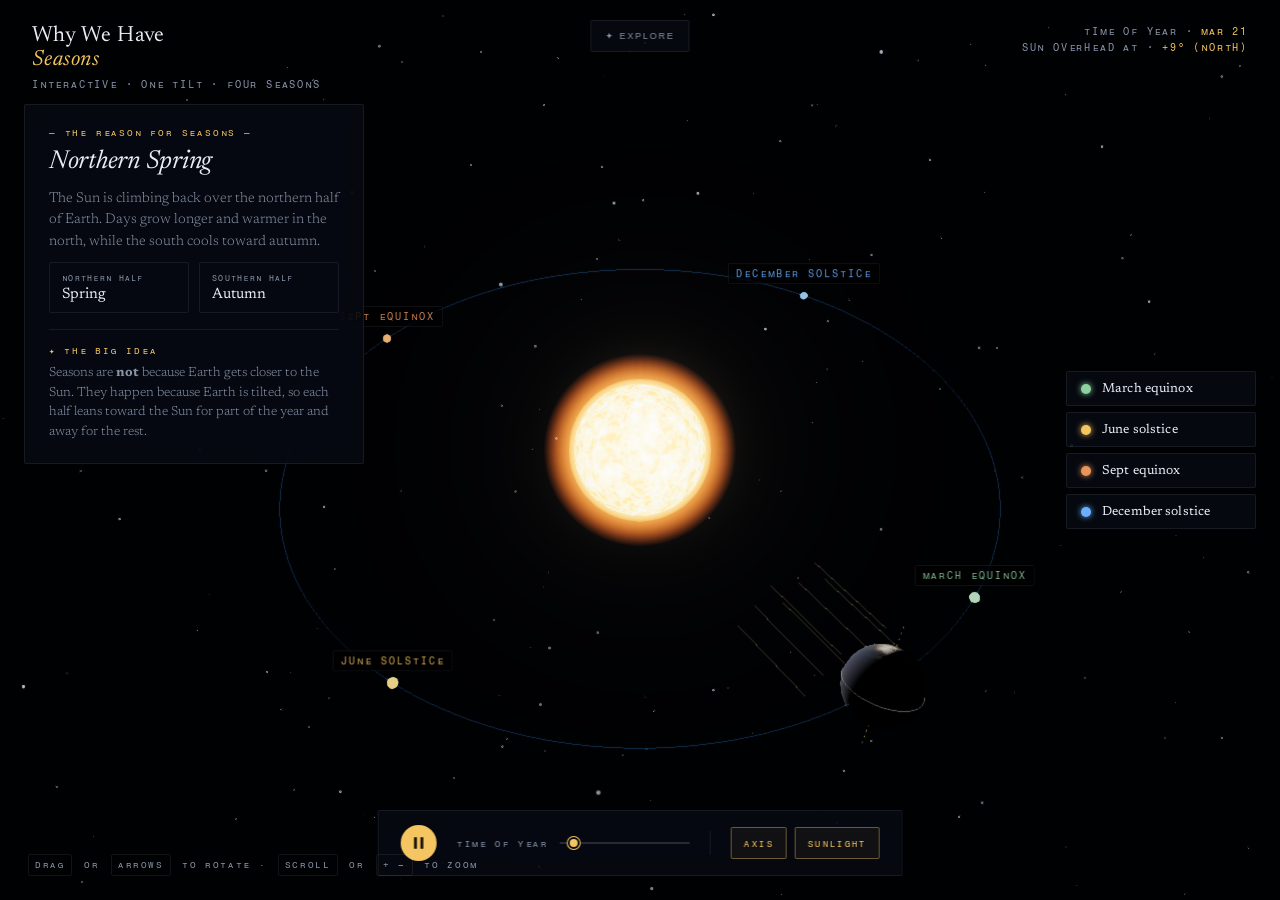
<file: seasons.html>
<!DOCTYPE html>
<html lang="en">
<head>
<meta charset="UTF-8">
<meta name="viewport" content="width=device-width, initial-scale=1.0, viewport-fit=cover">
<title>Why We Have Seasons</title>
<meta name="description" content="See why Earth has seasons — it's the tilt, not the distance. An interactive model with solstices, equinoxes, and both hemispheres. Free, ad-free astronomy for kids.">
<meta name="theme-color" content="#050810">
<link rel="canonical" href="https://tinyastronomer.com/seasons.html">
<link rel="icon" href="favicon.svg" type="image/svg+xml">
<link rel="apple-touch-icon" href="apple-touch-icon.png">
<meta property="og:type" content="website">
<meta property="og:site_name" content="An Interactive Solar System">
<meta property="og:title" content="Why We Have Seasons">
<meta property="og:description" content="See why Earth has seasons — it's the tilt, not the distance. An interactive model with solstices, equinoxes, and both hemispheres. Free, ad-free astronomy for kids.">
<meta property="og:url" content="https://tinyastronomer.com/seasons.html">
<meta property="og:image" content="https://tinyastronomer.com/assets/og-cover.png">
<meta property="og:image:width" content="1200">
<meta property="og:image:height" content="630">
<meta name="twitter:card" content="summary_large_image">
<meta name="twitter:title" content="Why We Have Seasons">
<meta name="twitter:description" content="See why Earth has seasons — it's the tilt, not the distance. Solstices, equinoxes, and both hemispheres. Free and ad-free.">
<meta name="twitter:image" content="https://tinyastronomer.com/assets/og-cover.png">
<link rel="preconnect" href="https://fonts.googleapis.com">
<link rel="preconnect" href="https://fonts.gstatic.com" crossorigin>
<link href="https://fonts.googleapis.com/css2?family=Fragment+Mono&family=Newsreader:opsz,wght@6..72,300;6..72,400;6..72,500;6..72,600&display=swap" rel="stylesheet">
<link rel="stylesheet" href="common.css?v=20260728-15">
<style>
  .info-panel { top: 104px; width: 340px; }
  .info-title { font-size: 26px; line-height: 1.1; }
  .info-sub {
    font-family: 'Fragment Mono', monospace; font-size: 10px; letter-spacing: 0.16em;
    text-transform: uppercase; color: var(--accent-warm); margin: 14px 0 4px;
  }
  .hemi-row { display: flex; gap: 10px; margin-top: 8px; }
  .hemi {
    flex: 1; border: 1px solid var(--line); border-radius: 2px; padding: 10px 12px;
    font-size: 13px; color: var(--ink-dim);
  }
  .hemi .h-label {
    font-family: 'Fragment Mono', monospace; font-size: 8px; letter-spacing: 0.16em;
    text-transform: uppercase; color: var(--ink-faint); display: block; margin-bottom: 4px;
  }
  .hemi .h-season { color: var(--ink); font-size: 15px; }
  @media (max-width: 820px) {
    .info-title { font-size: 20px; }
  }
</style>
</head>
<body>

<main id="canvas-container" aria-label="3D model of Earth orbiting the Sun through the seasons"></main>
<div class="loader" id="loader" role="status" aria-live="polite"><div class="loader-text">Tilting the Earth…</div></div>
<noscript>
  <div class="loader" role="alert" style="z-index:101">
    <div class="loader-text" style="animation:none">JavaScript is required to explore this page.</div>
  </div>
</noscript>

<header class="header">
  <div>
    <h1 class="title">Why We Have<br><em>Seasons</em></h1>
    <div class="subtitle">Interactive · One Tilt · Four Seasons</div>
  </div>
  <div class="header-meta">
    <div>Time of year · <span id="meta-month">—</span></div>
    <div>Sun overhead at · <span id="meta-sub">Equator</span></div>
  </div>
</header>

<aside class="info-panel">
  <div class="info-label">— The reason for seasons —</div>
  <h2 class="info-title" id="s-title">A tilted world</h2>
  <p class="info-body" id="s-body"></p>
  <div class="hemi-row">
    <div class="hemi"><span class="h-label">Northern half</span><span class="h-season" id="north-season">—</span></div>
    <div class="hemi"><span class="h-label">Southern half</span><span class="h-season" id="south-season">—</span></div>
  </div>
  <div class="fact-callout">
    <span class="fact-tag">✦ The big idea</span>
    Seasons are <strong>not</strong> because Earth gets closer to the Sun. They happen because Earth is
    tilted, so each half leans toward the Sun for part of the year and away for the rest.
  </div>
</aside>

<div class="side-rail" id="picker" role="group" aria-label="Seasons"></div>

<div class="controls">
  <button type="button" class="play-btn" id="play-btn" aria-label="Pause simulation">
    <svg id="play-icon" viewBox="0 0 12 12" fill="currentColor"><path d="M2 1 L4.5 1 L4.5 11 L2 11 Z M7.5 1 L10 1 L10 11 L7.5 11 Z"/></svg>
  </button>
  <div class="speed-group">
    <span class="speed-label">Time of year</span>
    <input type="range" class="speed-slider" id="year-slider" min="0" max="360" step="0.5" value="0" aria-label="Time of year">
  </div>
  <div class="divider"></div>
  <div class="toggle-group">
    <button type="button" class="toggle-btn active" id="toggle-axis" aria-pressed="true">Axis</button>
    <button type="button" class="toggle-btn active" id="toggle-rays" aria-pressed="true">Sunlight</button>
  </div>
</div>

<div class="hint"><span class="key">Drag</span> or <span class="key">Arrows</span> to rotate · <span class="key">Scroll</span> or <span class="key">+ −</span> to zoom</div>

<script type="importmap">
{
  "imports": {
    "three": "./vendor/three/three.module.min.js",
    "three/addons/": "./vendor/three/addons/"
  }
}
</script>
<script type="module">
import * as THREE from 'three';
import { SPACE } from './common.js';
import { SPACE_DATA } from './data.js';
const clamp = SPACE.clamp;
const DEG = THREE.MathUtils.degToRad;

const setup = SPACE.createScene({
  canvasLabel: '3D model of Earth orbiting the Sun through the seasons. Focus it and use the arrow keys to rotate, plus and minus to zoom.',
  far: 3000,
  onResize: refitCamera
});
if (!setup) throw new Error('WebGL unavailable');
const scene = setup.scene;
const camera = setup.camera;
const renderer = setup.renderer;
const composer = setup.composer;
const quality = setup.quality;

const starfield = SPACE.createStarfield({ count: 3500, innerR: 400, outerR: 900 });
scene.add(starfield.points);
const starU = starfield.uniforms;

// Sun at centre
const ORBIT_R = 9, EARTH_R = 0.85, TILT = DEG(SPACE_DATA.BODIES.earth.tiltDeg);
const SUN = SPACE.createSun(1.7);
scene.add(SUN.group);
const sunLight = new THREE.PointLight(0xfff2e0, 2.4 * Math.PI, 0, 0);
scene.add(sunLight);
scene.add(new THREE.AmbientLight(0x223355, 0.22));

// faint orbit ring
const ringPts = [];
for (let i=0;i<=180;i++){ const a=i/180*Math.PI*2; ringPts.push(new THREE.Vector3(Math.cos(a)*ORBIT_R,0,Math.sin(a)*ORBIT_R)); }
scene.add(new THREE.Line(new THREE.BufferGeometry().setFromPoints(ringPts),
  new THREE.LineBasicMaterial({ color: 0x6ab0ff, transparent: true, opacity: 0.18 })));

// Earth: axis fixed in world space, tilted toward +Z-ish so θ=90° is N summer
const northPole = new THREE.Vector3(0, Math.cos(TILT), -Math.sin(TILT)).normalize();
const earthPivot = new THREE.Group(); // orients local +Y to the fixed north pole
earthPivot.quaternion.setFromUnitVectors(new THREE.Vector3(0,1,0), northPole);
scene.add(earthPivot);

const loadingManager = new THREE.LoadingManager();
const tex = new THREE.TextureLoader(loadingManager).load('assets/earth/day.jpg');
tex.colorSpace = THREE.SRGBColorSpace;
const earth = new THREE.Mesh(new THREE.SphereGeometry(EARTH_R, 96, 96),
  new THREE.MeshStandardMaterial({ map: tex, roughness: 1, metalness: 0 }));
earthPivot.add(earth);

// axis line + equator ring drawn in the tilted frame
const axis = new THREE.Line(new THREE.BufferGeometry().setFromPoints([
  new THREE.Vector3(0,-EARTH_R*1.7,0), new THREE.Vector3(0,EARTH_R*1.7,0)]),
  new THREE.LineDashedMaterial({ color: 0xf4c560, dashSize: 0.08, gapSize: 0.06, transparent: true, opacity: 0.8 }));
axis.computeLineDistances();
earthPivot.add(axis);
const eqPts = [];
for (let i=0;i<=64;i++){ const a=i/64*Math.PI*2; eqPts.push(new THREE.Vector3(Math.cos(a)*EARTH_R*1.02,0,Math.sin(a)*EARTH_R*1.02)); }
const equator = new THREE.Line(new THREE.BufferGeometry().setFromPoints(eqPts),
  new THREE.LineBasicMaterial({ color: 0xffffff, transparent: true, opacity: 0.25 }));
earthPivot.add(equator);

// sunlight rays — parallel arrows striking Earth, brighter where light is direct.
// Vertex buffers are pooled and rewritten in place each frame (no per-frame
// vector/attribute churn).
const rayGroup = new THREE.Group();
scene.add(rayGroup);
const rayMat = new THREE.LineBasicMaterial({ color: 0xffd98a, transparent: true, opacity: 0.5 });
const rayGeoms = [];
for (let i=0;i<7;i++){
  const g = new THREE.BufferGeometry();
  g.setAttribute('position', new THREE.BufferAttribute(new Float32Array(6), 3));
  const line = new THREE.Line(g, rayMat);
  line.frustumCulled = false;
  rayGroup.add(line);
  rayGeoms.push(g);
}

// season markers around the orbit
const MARKERS = [
  { deg: 0,   name: 'March equinox',    dot: '#8fd0a0' },
  { deg: 90,  name: 'June solstice',    dot: '#f4c560' },
  { deg: 180, name: 'Sept equinox',     dot: '#e8945a' },
  { deg: 270, name: 'December solstice',dot: '#6ab0ff' }
];
const labelLayer = document.createElement('div'); document.body.appendChild(labelLayer);
MARKERS.forEach(m => {
  const a = DEG(m.deg);
  const dot = new THREE.Mesh(new THREE.SphereGeometry(0.12,16,16),
    new THREE.MeshBasicMaterial({ color: m.dot }));
  dot.position.set(Math.cos(a)*ORBIT_R, 0, Math.sin(a)*ORBIT_R);
  scene.add(dot); m.mesh = dot;
  const el = document.createElement('div'); el.className='label-3d'; el.textContent=m.name;
  el.setAttribute('aria-hidden', 'true');
  el.style.color = m.dot; labelLayer.appendChild(el); m.label = el;
});

const cameraFitDistance = () => clamp(28 / Math.min(camera.aspect, 1), 28, 58);
let fittedCameraDistance = cameraFitDistance();
function refitCamera() {
  const wasFitted = Math.abs(cam.distanceTarget - fittedCameraDistance) < 0.01;
  fittedCameraDistance = cameraFitDistance();
  if (wasFitted) cam.distance = cam.distanceTarget = fittedCameraDistance;
}
const cam = SPACE.createOrbitControls(camera, renderer.domElement, {
  azimuth: 0.6, elevation: 0.7, distance: fittedCameraDistance, minDistance: 6, maxDistance: 60, damping: 0.1
});
SPACE.bindCameraKeys(cam, { maxDistance: 60, minDistance: 6 });

// ── state / UI ──
const state = {
  theta: 0,
  motionTime: 0,
  playing: !SPACE.prefersReducedMotion,
  showAxis: true,
  showRays: true
};
const playBtn=document.getElementById('play-btn'), playIcon=document.getElementById('play-icon');
const slider=document.getElementById('year-slider');
const updatePlayButton = SPACE.wirePlayPause(playBtn, playIcon, state);
slider.oninput=()=>{ state.theta=parseFloat(slider.value); state.playing=false; updatePlayButton(); };
document.getElementById('toggle-axis').onclick=function(){
  state.showAxis=!state.showAxis; axis.visible=equator.visible=state.showAxis;
  this.classList.toggle('active',state.showAxis);
  this.setAttribute('aria-pressed',String(state.showAxis));
};
document.getElementById('toggle-rays').onclick=function(){
  state.showRays=!state.showRays; rayGroup.visible=state.showRays;
  this.classList.toggle('active',state.showRays);
  this.setAttribute('aria-pressed',String(state.showRays));
};
updatePlayButton();

const picker=document.getElementById('picker');
MARKERS.forEach(m=>{
  const b=document.createElement('button'); b.type='button'; b.className='rail-btn';
  b.setAttribute('aria-pressed','false');
  b.innerHTML=`<span class="rail-dot" style="background:${m.dot};color:${m.dot}"></span><span>${m.name}</span>`;
  b.onclick=()=>{ state.theta=m.deg; slider.value=m.deg; state.playing=false; updatePlayButton(); };
  picker.appendChild(b); m.btn=b;
});

const monthAt = t => ['Mar 21','Apr','May','Jun 21','Jul','Aug','Sep 23','Oct','Nov','Dec 21','Jan','Feb'][Math.floor(((t%360)/360)*12)];
const sTitle=document.getElementById('s-title'), sBody=document.getElementById('s-body');
const northSeason=document.getElementById('north-season'), southSeason=document.getElementById('south-season');
const metaMonth=document.getElementById('meta-month'), metaSub=document.getElementById('meta-sub');

function seasonName(theta){ // northern hemisphere season
  const t=((theta%360)+360)%360;
  if (t<90) return 'Spring';
  if (t<180) return 'Summer';
  if (t<270) return 'Autumn';
  return 'Winter';
}
const OPPOSITE = { Spring:'Autumn', Summer:'Winter', Autumn:'Spring', Winter:'Summer' };
const BODY = {
  Spring: 'The Sun is climbing back over the northern half of Earth. Days grow longer and warmer in the north, while the south cools toward autumn.',
  Summer: 'The northern half leans toward the Sun. Sunlight strikes it straight-on, days are long, and it feels warm. The southern half is having winter.',
  Autumn: 'The Sun slips back toward the equator. Northern days shorten and cool, while the south warms toward summer.',
  Winter: 'The northern half leans away from the Sun. Sunlight arrives at a low, slanted angle, days are short, and it feels cold. The southern half is having summer.'
};

const _p=new THREE.Vector3(), _sunDir=new THREE.Vector3(), _v=new THREE.Vector3();
const _perp=new THREE.Vector3(), _off=new THREE.Vector3(), _s=new THREE.Vector3(), _e=new THREE.Vector3(), _start=new THREE.Vector3();
let last=performance.now();
function animate(){
  requestAnimationFrame(animate);
  const now=performance.now(); const rawDt=(now-last)/1000; const dt=Math.min(rawDt,0.05); last=now;
  quality.frame(rawDt);
  if (state.playing){
    state.theta=(state.theta+dt*22)%360;
    state.motionTime+=dt;
    slider.value=state.theta;
  }
  const motionTime = SPACE.prefersReducedMotion ? 0 : state.motionTime;
  const a=DEG(state.theta);

  // Earth position + fixed-in-space tilt; spin for day/night
  earthPivot.position.set(Math.cos(a)*ORBIT_R, 0, Math.sin(a)*ORBIT_R);
  // +Y is eastward (CCW from above the north pole). Do not negate.
  earth.rotation.y = motionTime*0.6; // steady visible eastward spin (day/night)

  // sunlight rays from Sun toward Earth's lit side
  _sunDir.copy(earthPivot.position).multiplyScalar(-1).normalize();
  _perp.set(-_sunDir.z, 0, _sunDir.x);
  _start.copy(earthPivot.position).addScaledVector(_sunDir, 3.2);
  rayGeoms.forEach((g,i)=>{
    _off.copy(_perp).multiplyScalar((i-3)*0.42);
    _off.y = ((i%3)-1)*0.4;
    _s.copy(_start).add(_off);
    _e.copy(earthPivot.position).add(_off).addScaledVector(_sunDir, EARTH_R);
    const pos = g.attributes.position;
    pos.setXYZ(0, _s.x, _s.y, _s.z);
    pos.setXYZ(1, _e.x, _e.y, _e.z);
    pos.needsUpdate = true;
  });

  // sub-solar latitude = arcsin(sin23.4 * sinθ)
  const subLat = Math.asin(Math.sin(TILT)*Math.sin(a)) * 180/Math.PI;

  // Keep a stable, Sun-centred reference frame so only Earth moves around the orbit.
  cam.update();

  SUN.uniforms.uOutputScale.value = setup.bloomPass && setup.bloomPass.enabled ? Math.PI : 1;
  SUN.uniforms.uTime.value = motionTime;
  if (starU) starU.uTime.value = motionTime;

  // labels
  MARKERS.forEach(m=>{
    SPACE.projectToScreen(m.mesh, m.label, camera, -22, true);
    if (m.label.style.display !== 'none') m.label.style.opacity = 0.85;
  });

  // info — DOM writes only fire when the value actually changes
  const n=seasonName(state.theta);
  const monthName = monthAt(state.theta);
  SPACE.setText(sTitle, 'Northern '+n);
  SPACE.setText(sBody, BODY[n]);
  SPACE.setText(northSeason, n);
  SPACE.setText(southSeason, OPPOSITE[n]);
  SPACE.setText(metaMonth, monthName);
  if (slider.__spaceMonth !== monthName) {
    slider.__spaceMonth = monthName;
    slider.setAttribute('aria-valuetext', monthName);
  }
  SPACE.setText(metaSub, Math.abs(subLat)<1 ? 'Equator (0°)'
    : (subLat>0?'+':'−') + Math.abs(subLat).toFixed(0) + '° (' + (subLat>0?'north':'south') + ')');
  MARKERS.forEach(m=>{
    const active=Math.abs(((state.theta-m.deg+540)%360)-180)<8;
    if (m.__wasActive !== active) {
      m.__wasActive = active;
      m.btn.classList.toggle('active',active);
      m.btn.setAttribute('aria-pressed',String(active));
    }
  });

  setup.render();
}
SPACE.createLoader(loadingManager);
requestAnimationFrame(()=>{ animate(); });
SPACE.buildNav('seasons');
</script>
</body>
</html>
</file>
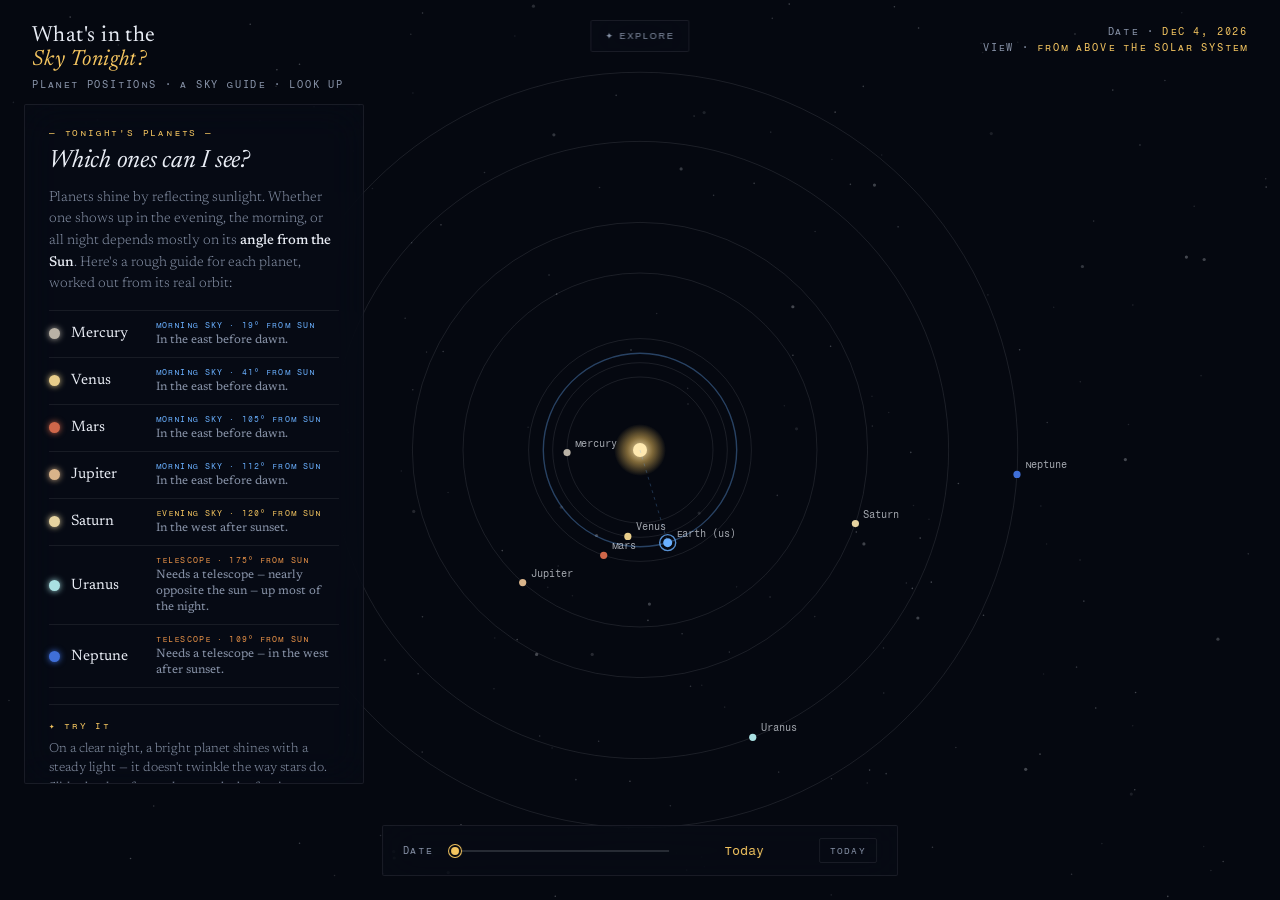
<file: sky-tonight.html>
<!DOCTYPE html>
<html lang="en">
<head>
<meta charset="UTF-8">
<meta name="viewport" content="width=device-width, initial-scale=1.0, viewport-fit=cover">
<title>What's in the Sky Tonight?</title>
<meta name="description" content="Which planets can you see tonight? A live sky guide showing which planets are visible in the evening or morning, for any date. Free, ad-free astronomy for curious kids.">
<meta name="theme-color" content="#050810">
<link rel="canonical" href="https://tinyastronomer.com/sky-tonight.html">
<link rel="icon" href="favicon.svg" type="image/svg+xml">
<link rel="apple-touch-icon" href="apple-touch-icon.png">
<meta property="og:type" content="website">
<meta property="og:site_name" content="An Interactive Solar System">
<meta property="og:title" content="What's in the Sky Tonight?">
<meta property="og:description" content="Which planets can you see tonight? A live sky guide showing which planets are visible in the evening or morning, for any date. Free, ad-free astronomy for curious kids.">
<meta property="og:url" content="https://tinyastronomer.com/sky-tonight.html">
<meta property="og:image" content="https://tinyastronomer.com/assets/og-cover.png">
<meta property="og:image:width" content="1200">
<meta property="og:image:height" content="630">
<meta name="twitter:card" content="summary_large_image">
<meta name="twitter:title" content="What's in the Sky Tonight?">
<meta name="twitter:description" content="Which planets can you see tonight? A live guide to which planets are up in the evening or morning, for any date. Free and ad-free.">
<meta name="twitter:image" content="https://tinyastronomer.com/assets/og-cover.png">
<link rel="preconnect" href="https://fonts.googleapis.com">
<link rel="preconnect" href="https://fonts.gstatic.com" crossorigin>
<link href="https://fonts.googleapis.com/css2?family=Fragment+Mono&family=Newsreader:opsz,wght@6..72,300;6..72,400;6..72,500;6..72,600&display=swap" rel="stylesheet">
<link rel="stylesheet" href="common.css?v=20260728-15">
<style>
  #sky { position: fixed; inset: 0; z-index: 0; display: block; }
  .info-panel { top: 104px; width: 340px; max-height: calc(100dvh - 220px); overflow: auto; }
  .info-title { font-size: 25px; line-height: 1.1; }
  .sky-list { margin-top: 14px; border-top: 1px solid var(--line); }
  .sky-item { display: flex; align-items: center; gap: 11px; padding: 9px 0; border-bottom: 1px solid var(--line); }
  .sky-dot { width: 11px; height: 11px; border-radius: 50%; flex-shrink: 0; box-shadow: 0 0 6px currentColor; }
  .sky-name { font-size: 15px; color: var(--ink); width: 74px; flex-shrink: 0; }
  .sky-where { font-size: 12px; color: var(--ink-dim); line-height: 1.35; }
  .sky-where .tag { font-family: 'Fragment Mono', monospace; font-size: 8px; letter-spacing: 0.14em; text-transform: uppercase; display: block; margin-bottom: 1px; }
  .sky-where.evening .tag { color: #f4c560; } .sky-where.morning .tag { color: #6ab0ff; }
  .sky-where.allnight .tag { color: #8fd0a0; } .sky-where.hidden .tag { color: var(--ink-faint); }
  .sky-where.scope .tag { color: var(--accent-warm); }
  .date-controls { position: fixed; bottom: calc(24px + env(safe-area-inset-bottom, 0px)); left: 50%; transform: translateX(-50%); display: flex; align-items: center; gap: 16px; z-index: 10; background: var(--panel); backdrop-filter: blur(20px); -webkit-backdrop-filter: blur(20px); border: 1px solid var(--line); border-radius: 2px; padding: 12px 20px; max-width: calc(100vw - 32px); }
  .date-label { font-family: 'Fragment Mono', monospace; font-size: 10px; letter-spacing: 0.14em; text-transform: uppercase; color: var(--ink-dim); }
  .date-value { font-family: 'Fragment Mono', monospace; font-size: 13px; color: var(--accent); min-width: 118px; text-align: center; }
  .date-slider {
    -webkit-appearance: none; appearance: none; width: 220px; height: 24px;
    background: linear-gradient(rgba(232,236,244,0.15), rgba(232,236,244,0.15)) center / 100% 2px no-repeat;
    outline: none;
  }
  .date-slider::-webkit-slider-thumb { -webkit-appearance: none; width: 12px; height: 12px; border-radius: 50%; background: var(--accent); cursor: pointer; border: 2px solid var(--bg); box-shadow: 0 0 0 1px var(--accent); }
  .date-slider::-moz-range-thumb { width: 12px; height: 12px; border-radius: 50%; background: var(--accent); cursor: pointer; border: 2px solid var(--bg); }
  .today-btn { background: transparent; border: 1px solid var(--line); color: var(--ink-dim); font-family: 'Fragment Mono', monospace; font-size: 9px; letter-spacing: 0.14em; text-transform: uppercase; padding: 6px 10px; border-radius: 2px; cursor: pointer; transition: all 0.2s; }
  .today-btn:hover { color: var(--accent); border-color: rgba(244,197,96,0.4); }
  @media (max-width: 820px) {
    .info-title { font-size: 19px; }
    .date-slider { width: 120px; }
  }
  @media (max-height: 520px) and (orientation: landscape) {
    .date-controls { bottom: calc(8px + env(safe-area-inset-bottom, 0px)); padding: 7px 10px; gap: 8px; }
    .date-slider { width: 150px; }
  }
</style>
</head>
<body>

<canvas id="sky" aria-hidden="true"></canvas>
<noscript>
  <div class="loader" role="alert" style="z-index:101">
    <div class="loader-text" style="animation:none">JavaScript is required to explore this page.</div>
  </div>
</noscript>

<header class="header">
  <div>
    <h1 class="title">What's in the<br><em>Sky Tonight?</em></h1>
    <div class="subtitle">Planet Positions · A Sky Guide · Look Up</div>
  </div>
  <div class="header-meta">
    <div>Date · <span id="meta-date">—</span></div>
    <div>View · <span>From above the solar system</span></div>
  </div>
</header>

<main>
<aside class="info-panel">
  <div class="info-label">— Tonight's planets —</div>
  <h2 class="info-title">Which ones can I see?</h2>
  <p class="info-body">Planets shine by reflecting sunlight. Whether one shows up in the evening, the morning, or all night depends mostly on its <strong>angle from the Sun</strong>. Here's a rough guide for each planet, worked out from its real orbit:</p>
  <div class="sky-list" id="sky-list"></div>
  <div class="fact-callout">
    <span class="fact-tag">✦ Try it</span>
    On a clear night, a bright planet shines with a steady light — it doesn't twinkle the way stars do. Slide the date forward to watch the fast inner planets race around the Sun.
  </div>
  <div class="fact-callout">
    <span class="fact-tag">About this guide</span>
    This is worked out from each planet's <strong>angle from the Sun</strong> (its elongation). It's a good rough guide, but the exact time and spot a planet appears also depend on <strong>where you live</strong> and the time of night — so treat it as a starting point, then go look!
  </div>
</aside>
</main>

<div class="date-controls">
  <span class="date-label">Date</span>
  <input type="range" class="date-slider" id="date-slider" min="0" max="800" step="1" value="0" aria-label="Observation date">
  <span class="date-value" id="date-value">Today</span>
  <button type="button" class="today-btn" id="today-btn">Today</button>
</div>

<script type="module">
import { SPACE } from './chrome.js';
import { SPACE_DATA } from './data.js';
const clamp = SPACE.clamp;

const BODIES = SPACE_DATA.planets();
const D2R = Math.PI/180, R2D = 180/Math.PI;
const norm360 = x => ((x % 360) + 360) % 360;
const norm180 = x => { let v = norm360(x); return v > 180 ? v - 360 : v; };

function daysSinceJ2000(dateMs){ return dateMs/86400000 + 2440587.5 - 2451545.0; }

function positions(dOffset){
  const d = daysSinceJ2000(Date.now()) + dOffset;
  const out = {};
  BODIES.forEach(b => {
    const L = norm360(b.L0 + b.n * d) * D2R;
    out[b.key] = { x: b.au * Math.cos(L), y: b.au * Math.sin(L), a: b.au, Ldeg: L*R2D };
  });
  return out;
}

// classify each planet's visibility from Earth
function skyInfo(pos){
  const e = pos.earth;
  const sunLon = Math.atan2(-e.y, -e.x) * R2D; // geocentric direction to Sun
  const list = [];
  BODIES.forEach(b => {
    if (b.key === 'earth') return;
    const p = pos[b.key];
    const gx = p.x - e.x, gy = p.y - e.y;
    const planetLon = Math.atan2(gy, gx) * R2D;
    const diff = norm180(planetLon - sunLon); // + = east of Sun (evening), − = west (morning)
    const elong = Math.abs(diff);
    let cls, tag, where;
    if (elong < 12) { cls='hidden'; tag='Hidden'; where='Too close to the Sun to see right now.'; }
    else if (elong > 150) { cls='allnight'; tag='All night'; where='Nearly opposite the Sun — up most of the night.'; }
    else if (diff > 0) { cls='evening'; tag='Evening sky'; where='In the west after sunset.'; }
    else { cls='morning'; tag='Morning sky'; where='In the east before dawn.'; }
    if (!b.naked && cls!=='hidden') { cls='scope'; tag='Telescope'; where='Needs a telescope — ' + where.toLowerCase(); }
    list.push({ name:b.name, dot:b.dot, cls, tag, where, elong: Math.round(elong) });
  });
  return list;
}

// ── canvas orrery ──
const canvas = document.getElementById('sky');
const ctx = canvas.getContext('2d');
let W=0, H=0, DPR=1;
const stars = [];
function resize(){
  DPR = Math.min(devicePixelRatio||1, 2);
  W = innerWidth; H = innerHeight;
  canvas.width = W*DPR; canvas.height = H*DPR;
  canvas.style.width=W+'px'; canvas.style.height=H+'px';
  ctx.setTransform(DPR,0,0,DPR,0,0);
  if (stars.length===0) for (let i=0;i<220;i++) stars.push({ x:Math.random(), y:Math.random(), r:Math.random()<0.1?1.6:0.8, ph:Math.random()*6.28 });
}
addEventListener('resize', resize); resize();

function orbitRadiusPx(a, maxR){ return 34 + (maxR-34) * Math.sqrt(a/30.11); }

function draw(dOffset, t){
  const pos = positions(dOffset);
  ctx.clearRect(0,0,W,H);
  // starfield
  for (const s of stars){
    const tw = 0.5 + 0.5*Math.sin(t*1.5 + s.ph);
    ctx.fillStyle = `rgba(232,236,244,${0.10 + 0.18*tw})`;
    ctx.beginPath(); ctx.arc(s.x*W, s.y*H, s.r, 0, 6.283); ctx.fill();
  }
  const cx = W/2, cy = H/2;
  const maxR = Math.min(W, H)*0.42;
  // orbits
  BODIES.forEach(b => {
    const r = orbitRadiusPx(b.au, maxR);
    ctx.strokeStyle = b.key === 'earth' ? 'rgba(106,176,255,0.35)' : 'rgba(232,236,244,0.10)';
    ctx.lineWidth = b.key === 'earth' ? 1.4 : 1;
    ctx.beginPath(); ctx.arc(cx, cy, r, 0, 6.283); ctx.stroke();
  });
  // Sun glow
  const g = ctx.createRadialGradient(cx,cy,0,cx,cy,26);
  g.addColorStop(0,'rgba(255,240,200,0.95)'); g.addColorStop(0.5,'rgba(244,197,96,0.5)'); g.addColorStop(1,'rgba(244,197,96,0)');
  ctx.fillStyle=g; ctx.beginPath(); ctx.arc(cx,cy,26,0,6.283); ctx.fill();
  ctx.fillStyle='#ffe9b0'; ctx.beginPath(); ctx.arc(cx,cy,7,0,6.283); ctx.fill();
  // Earth→Sun sight line
  const eR = orbitRadiusPx(1, maxR), eL = pos.earth.Ldeg*D2R;
  const ex = cx + Math.cos(eL)*eR, ey = cy + Math.sin(eL)*eR;
  ctx.strokeStyle='rgba(106,176,255,0.25)'; ctx.setLineDash([3,4]);
  ctx.beginPath(); ctx.moveTo(cx,cy); ctx.lineTo(ex,ey); ctx.stroke(); ctx.setLineDash([]);
  // planets
  ctx.font = "10px 'Fragment Mono', monospace";
  BODIES.forEach(b => {
    const p = pos[b.key];
    const r = orbitRadiusPx(b.au, maxR);
    const L = p.Ldeg*D2R;
    const x = cx + Math.cos(L)*r, y = cy + Math.sin(L)*r;
    const isEarth = b.key === 'earth';
    ctx.fillStyle = b.dot;
    ctx.beginPath(); ctx.arc(x, y, isEarth?4.5:3.6, 0, 6.283); ctx.fill();
    if (isEarth){ ctx.strokeStyle='rgba(106,176,255,0.8)'; ctx.lineWidth=1.4; ctx.beginPath(); ctx.arc(x,y,8,0,6.283); ctx.stroke(); }
    ctx.fillStyle = 'rgba(232,236,244,0.7)';
    ctx.fillText(isEarth?'Earth (us)':b.name, x+8, y-6);
  });
}

// ── UI ──
const listEl = document.getElementById('sky-list');
const metaDate = document.getElementById('meta-date');
const dateValue = document.getElementById('date-value');
const slider = document.getElementById('date-slider');
let offset = 0;

function fmtDate(dOffset){
  const d = new Date(Date.now() + dOffset*86400000);
  return d.toLocaleDateString(undefined, { year:'numeric', month:'short', day:'numeric' });
}
function renderList(dOffset){
  const info = skyInfo(positions(dOffset));
  listEl.innerHTML = info.map(i => `
    <div class="sky-item">
      <span class="sky-dot" style="background:${i.dot};color:${i.dot}"></span>
      <span class="sky-name">${i.name}</span>
      <span class="sky-where ${i.cls}"><span class="tag">${i.tag} · ${i.elong}° from Sun</span>${i.where}</span>
    </div>`).join('');
}
function update(){
  metaDate.textContent = fmtDate(offset);
  dateValue.textContent = offset===0 ? 'Today' : ('+' + offset + ' days');
  slider.setAttribute('aria-valuetext', fmtDate(offset));
  renderList(offset);
}
slider.oninput = () => { offset = parseInt(slider.value,10); update(); };
document.getElementById('today-btn').onclick = () => { offset=0; slider.value=0; update(); };
update();

let t0 = performance.now();
function loop(){
  requestAnimationFrame(loop);
  const t=SPACE.prefersReducedMotion ? 0 : (performance.now()-t0)*0.001;
  draw(offset,t);
}
loop();
SPACE.buildNav('sky');
</script>
</body>
</html>
</file>
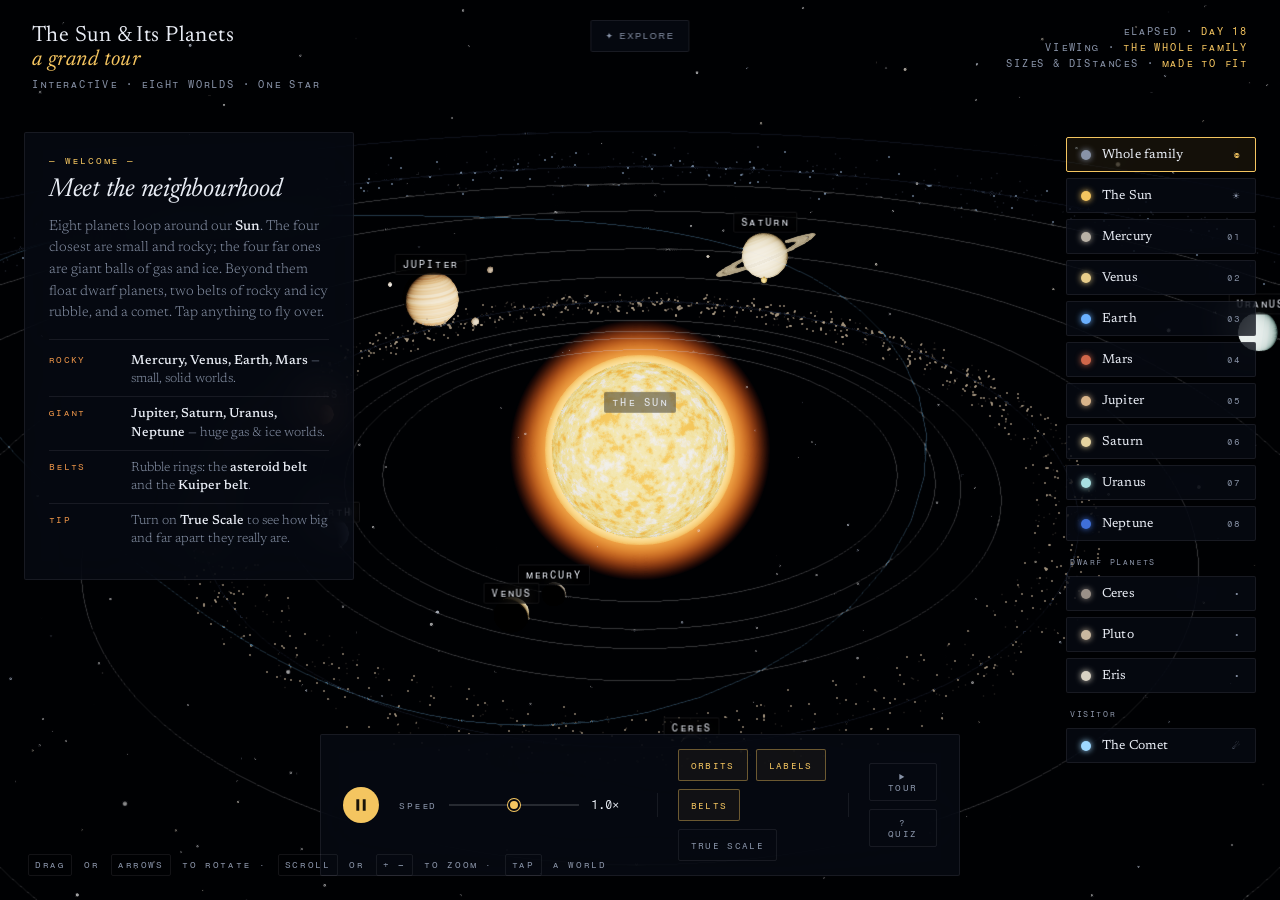
<file: solar-system.html>
<!DOCTYPE html>
<html lang="en">
<head>
<meta charset="UTF-8">
<meta name="viewport" content="width=device-width, initial-scale=1.0, viewport-fit=cover">
<title>The Sun &amp; Its Planets — A Grand Tour</title>
<meta name="description" content="Take a grand tour of all eight planets in an interactive 3D solar system — real orbits, moons, comets, and kid-friendly facts. Free, ad-free astronomy for curious kids.">
<meta name="theme-color" content="#050810">
<link rel="canonical" href="https://tinyastronomer.com/solar-system.html">
<link rel="icon" href="favicon.svg" type="image/svg+xml">
<link rel="apple-touch-icon" href="apple-touch-icon.png">
<meta property="og:type" content="website">
<meta property="og:site_name" content="An Interactive Solar System">
<meta property="og:title" content="The Sun &amp; Its Planets — A Grand Tour">
<meta property="og:description" content="Take a grand tour of all eight planets in an interactive 3D solar system — real orbits, moons, comets, and kid-friendly facts. Free, ad-free astronomy for curious kids.">
<meta property="og:url" content="https://tinyastronomer.com/solar-system.html">
<meta property="og:image" content="https://tinyastronomer.com/assets/og-cover.png">
<meta property="og:image:width" content="1200">
<meta property="og:image:height" content="630">
<meta name="twitter:card" content="summary_large_image">
<meta name="twitter:title" content="The Sun &amp; Its Planets — A Grand Tour">
<meta name="twitter:description" content="Tour all eight planets in an interactive 3D solar system — real orbits, moons, comets, and kid-friendly facts. Free and ad-free.">
<meta name="twitter:image" content="https://tinyastronomer.com/assets/og-cover.png">
<link rel="preconnect" href="https://fonts.googleapis.com">
<link rel="preconnect" href="https://fonts.gstatic.com" crossorigin>
<link href="https://fonts.googleapis.com/css2?family=Fragment+Mono&family=Newsreader:opsz,wght@6..72,300;6..72,400;6..72,500;6..72,600&display=swap" rel="stylesheet">
<link rel="stylesheet" href="common.css?v=20260728-15">
<style>
  /* ── Page-specific styling for the grand tour; shared .facts / .fact-row /
     .fact-callout / .side-rail / .rail-btn live in common.css ── */
  .info-panel { top: 132px; width: 330px; }
  .info-title { font-size: 26px; line-height: 1.1; }

  .label-3d.selected { color: var(--accent); border-color: rgba(244,197,96,0.5); }

  .scale-note {
    position: fixed; bottom: 88px; left: 50%; transform: translateX(-50%);
    max-width: min(560px, calc(100vw - 32px)); text-align: center;
    font-size: 12px; line-height: 1.5; color: var(--ink-dim); font-weight: 300;
    background: var(--panel); border: 1px solid var(--line); border-radius: 2px;
    padding: 10px 16px; z-index: 9; opacity: 0; pointer-events: none; visibility: hidden;
    transition: opacity 0.4s, visibility 0s 0.4s;
  }
  .scale-note.show { opacity: 1; visibility: visible; transition: opacity 0.4s; }
  .scale-note strong { color: var(--accent); font-weight: 500; }

  .stage {
    position: fixed; bottom: 96px; left: 50%; transform: translateX(-50%);
    max-width: min(560px, calc(100vw - 32px)); z-index: 11;
    background: var(--panel-bright); border: 1px solid rgba(244,197,96,0.3); border-radius: 3px;
    padding: 16px 20px; display: none; text-align: center;
  }
  .stage.show { display: block; }
  .stage-text { font-size: 15px; line-height: 1.5; color: var(--ink); font-weight: 300; }
  .stage-text b { color: var(--accent); font-weight: 500; }
  .stage-text .ok { color: #8fd0a0; } .stage-text .no { color: var(--accent-warm); }
  .stage-actions { display: flex; gap: 10px; justify-content: center; margin-top: 14px; }
  .stage-btn {
    background: transparent; border: 1px solid var(--line); color: var(--ink);
    font-family: 'Newsreader', serif; font-size: 13px; padding: 7px 16px; border-radius: 2px; cursor: pointer; transition: all 0.2s;
  }
  .stage-btn:hover { border-color: var(--accent); color: var(--accent); }
  .stage-btn.ghost { color: var(--ink-dim); }

  @media (max-width: 820px) {
    .speed-slider { width: 76px; }
    .toggle-btn { padding: 5px 8px; font-size: 8px; }
    body.mode-active .info-panel,
    body.scale-active .info-panel { display: none; }
  }
  @media (max-height: 520px) and (orientation: landscape) {
    .stage { bottom: 72px; }
    .scale-note { bottom: 72px; }
  }
</style>
</head>
<body>

<main id="canvas-container" aria-label="3D model of the solar system"></main>

<div class="loader" id="loader" role="status" aria-live="polite">
  <div class="loader-text">Charting the planets…</div>
</div>
<noscript>
  <div class="loader" role="alert" style="z-index:101">
    <div class="loader-text" style="animation:none">JavaScript is required to explore this page.</div>
  </div>
</noscript>

<header class="header">
  <div>
    <h1 class="title">The Sun &amp; Its Planets<br><em>a grand tour</em></h1>
    <div class="subtitle">Interactive · Eight Worlds · One Star</div>
  </div>
  <div class="header-meta">
    <div>Elapsed · <span id="meta-elapsed">Year 0</span></div>
    <div>Viewing · <span id="meta-viewing">The whole family</span></div>
    <div>Sizes &amp; distances · <span id="meta-scale">Made to fit</span></div>
  </div>
</header>

<aside class="info-panel">
  <div class="info-label" id="info-label">— Welcome —</div>
  <h2 class="info-title" id="info-title">Meet the neighbourhood</h2>
  <p class="info-body" id="info-body"></p>
  <div class="facts" id="info-facts"></div>
  <div class="fact-callout" id="info-wow" style="display:none">
    <span class="fact-tag">✦ Wow!</span>
    <span id="info-wow-text"></span>
  </div>
</aside>

<div class="side-rail scroll" id="bodies" role="group" aria-label="Bodies"></div>

<div class="controls">
  <button type="button" class="play-btn" id="play-btn" aria-label="Pause simulation">
    <svg id="play-icon" viewBox="0 0 12 12" fill="currentColor"><path d="M2 1 L10 6 L2 11 Z"/></svg>
  </button>
  <div class="speed-group">
    <span class="speed-label">Speed</span>
    <input type="range" class="speed-slider" id="speed-slider" min="-3" max="3" step="0.1" value="0" aria-label="Simulation speed" aria-valuetext="1.0× speed">
    <span class="speed-value" id="speed-value">1.0×</span>
  </div>
  <div class="divider"></div>
  <div class="toggle-group">
    <button type="button" class="toggle-btn active" id="toggle-orbits" aria-pressed="true">Orbits</button>
    <button type="button" class="toggle-btn active" id="toggle-labels" aria-pressed="true">Labels</button>
    <button type="button" class="toggle-btn active" id="toggle-belts" aria-pressed="true">Belts</button>
    <button type="button" class="toggle-btn" id="toggle-scale" aria-pressed="false">True&nbsp;Scale</button>
  </div>
  <div class="divider"></div>
  <div class="toggle-group">
    <button type="button" class="toggle-btn" id="btn-tour" aria-pressed="false">▶ Tour</button>
    <button type="button" class="toggle-btn" id="btn-quiz" aria-pressed="false">? Quiz</button>
  </div>
</div>

<div class="stage" id="stage" role="status" aria-live="polite">
  <div class="stage-text" id="stage-text"></div>
  <div class="stage-actions">
    <button type="button" class="stage-btn" id="stage-next">Next ›</button>
    <button type="button" class="stage-btn ghost" id="stage-stop">✕ End</button>
  </div>
</div>

<div class="scale-note" id="scale-note" aria-hidden="true">
  <strong>True scale.</strong> Now the planets are the right sizes next to each other, and their
  orbits are spaced the way they really are — see how tiny the worlds are and how much empty space
  lies between them. (The planets are still drawn a little bigger than real life, or you couldn't see them at all!)
</div>

<div class="hint">
  <span class="key">Drag</span> or <span class="key">Arrows</span> to rotate · <span class="key">Scroll</span> or <span class="key">+ −</span> to zoom · <span class="key">Tap</span> a world
</div>

<script type="importmap">
{
  "imports": {
    "three": "./vendor/three/three.module.min.js",
    "three/addons/": "./vendor/three/addons/"
  }
}
</script>
<script type="module">
import * as THREE from 'three';
import { SPACE } from './common.js';
import { SPACE_DATA } from './data.js';
import { createTourTextures } from './tour-textures.js';
const clamp = SPACE.clamp;

// ─────────────────────────────────────────────────────────
// 1. SCENE SETUP
// ─────────────────────────────────────────────────────────
const setup = SPACE.createScene({
  canvasLabel: '3D model of the solar system. Focus it and use the arrow keys to rotate, plus and minus to zoom.',
  far: 4000,
  near: 0.05
});
if (!setup) throw new Error('WebGL unavailable');
const scene = setup.scene;
const camera = setup.camera;
const renderer = setup.renderer;
const composer = setup.composer;
const quality = setup.quality;

const starLayer = SPACE.createStarfield({ count: 5000, innerR: 1400, outerR: 2300 });
scene.add(starLayer.points);
const starUniforms = starLayer.uniforms;

// ─────────────────────────────────────────────────────────
// 2. WORLD DATA — one catalog in data.js (SPACE_DATA)
// ─────────────────────────────────────────────────────────
const EARTH_R_KM = SPACE_DATA.BODIES.earth.radiusKm;

const PLANETS = SPACE_DATA.planets();
const DWARFS = SPACE_DATA.dwarfs();
const WORLDS = PLANETS.concat(DWARFS);
const SUN_INFO = SPACE_DATA.OTHER.sun;
const COMET_INFO = SPACE_DATA.OTHER.comet;

// ── Display-scale helpers ──
const SUN_DISPLAY_R = 3.4;
function teachRadius(km) { return clamp(0.55 * Math.pow(km / EARTH_R_KM, 0.4), 0.30, 1.55); }
function teachOrbit(au) { return 6 + 6 * Math.sqrt(au); }
function trueRadius(km) { return 0.5 * (km / EARTH_R_KM); }
function trueOrbit(au) { return 14 * au; }
WORLDS.forEach(w => {
  w.teachR = teachRadius(w.radiusKm); w.trueR = trueRadius(w.radiusKm);
  w.teachO = teachOrbit(w.au);        w.trueO = trueOrbit(w.au);
});

let scaleMix = 0; // 0 = teaching, 1 = true scale (animated)
function currentOrbit(w) { return THREE.MathUtils.lerp(w.teachO, w.trueO, scaleMix); }
function currentRadius(w) { return THREE.MathUtils.lerp(w.teachR, w.trueR, scaleMix); }
function scaledOrbitFromAU(au) { return THREE.MathUtils.lerp(teachOrbit(au), trueOrbit(au), scaleMix); }

// ─────────────────────────────────────────────────────────
// 3. SUN + LIGHT (shared primitive)
// ─────────────────────────────────────────────────────────
const SUN = SPACE.createSun(SUN_DISPLAY_R);
SUN.core.userData.key = 'sun';
const sunHit = new THREE.Mesh(
  new THREE.SphereGeometry(1, 16, 16),
  new THREE.MeshBasicMaterial({ visible: false })
);
sunHit.userData.key = 'sun';
sunHit.scale.setScalar(Math.max(SUN_DISPLAY_R * 1.4, 1.2));
SUN.group.add(sunHit);
scene.add(SUN.group);
const sunUniforms = SUN.uniforms;

const sunLight = new THREE.PointLight(0xfff2e0, 2.6 * Math.PI, 0, 0);
scene.add(sunLight);
scene.add(new THREE.AmbientLight(0x223355, 0.16));

// ─────────────────────────────────────────────────────────
// 4. PLANET TEXTURES (tour-textures.js)
// ─────────────────────────────────────────────────────────
const tourTextures = createTourTextures(renderer);
const loadingManager = tourTextures.loadingManager;
const planetTexture = tourTextures.planetTexture;
const makeRingTexture = tourTextures.makeRingTexture;
const seededRandom = SPACE.seededRandom;

// ─────────────────────────────────────────────────────────
// 5. BUILD WORLDS (planets + dwarf planets) with orbits & moons
// ─────────────────────────────────────────────────────────
const unitSphere = new THREE.SphereGeometry(1, 48, 48);
const moonSphere = new THREE.SphereGeometry(1, 24, 24);
const selectable = [{ mesh: sunHit, key: 'sun' }];

function makeOrbitRing(color, opacity) {
  const pts = [], seg = 160;
  for (let i = 0; i <= seg; i++) { const a = (i / seg) * Math.PI * 2; pts.push(new THREE.Vector3(Math.cos(a), 0, Math.sin(a))); }
  return new THREE.Line(new THREE.BufferGeometry().setFromPoints(pts),
    new THREE.LineBasicMaterial({ color: color, transparent: true, opacity: opacity }));
}

WORLDS.forEach((w, i) => {
  w.ring = makeOrbitRing(w.dwarf ? 0x8fa0c0 : 0xffffff, w.dwarf ? 0.07 : 0.10);
  scene.add(w.ring);

  w.holder = new THREE.Group(); scene.add(w.holder);
  w.tilt = new THREE.Group();
  w.tilt.rotation.z = THREE.MathUtils.degToRad(w.tiltDeg);
  w.holder.add(w.tilt);

  const mat = new THREE.MeshStandardMaterial({ map: planetTexture(w), roughness: 1, metalness: 0 });
  w.mesh = new THREE.Mesh(unitSphere, mat);
  w.mesh.userData.key = w.key;
  w.tilt.add(w.mesh);
  // Invisible oversized hit sphere — Mercury is only ~0.3 teaching units across,
  // a few pixels on screen, so picking the visual mesh alone is frustrating.
  w.hit = new THREE.Mesh(unitSphere, new THREE.MeshBasicMaterial({ visible: false }));
  w.hit.userData.key = w.key;
  w.holder.add(w.hit);
  selectable.push({ mesh: w.hit, key: w.key });

  if (w.rings) {
    const ringGeo = new THREE.RingGeometry(1.35, 2.30, 96);
    const pos = ringGeo.attributes.position, uv = ringGeo.attributes.uv, v3 = new THREE.Vector3();
    for (let k = 0; k < pos.count; k++) {
      v3.fromBufferAttribute(pos, k);
      uv.setXY(k, (v3.length() - 1.35) / (2.30 - 1.35), 0.5);
    }
    const ringMesh = new THREE.Mesh(ringGeo, new THREE.MeshBasicMaterial({
      map: makeRingTexture(), side: THREE.DoubleSide, transparent: true, opacity: 0.9, depthWrite: false }));
    ringMesh.rotation.x = Math.PI / 2;
    w.tilt.add(ringMesh);
  }

  // moons orbit in a group centred on the planet (kept in the orbital plane)
  w.moonGroup = new THREE.Group();
  w.holder.add(w.moonGroup);
  w.moonObjs = (w.moonList || []).map((m, mi) => {
    const mesh = new THREE.Mesh(moonSphere, new THREE.MeshStandardMaterial({ color: m.color, roughness: 1 }));
    w.moonGroup.add(mesh);
    return { mesh, orbit: m.orbit, size: m.size, period: m.period, phase: mi * 1.3 };
  });

  w.phase0 = i * 0.9;
  // Prograde = positive Y in Three.js (eastward / CCW from above the north pole).
  w.spinDir = w.retro ? -1 : 1;
  w.spinVisual = clamp(24 / w.rotationHours, 0.08, 2.4);
});

// ─────────────────────────────────────────────────────────
// 6. ASTEROID & KUIPER BELTS (two-buffer teaching↔true lerp)
// ─────────────────────────────────────────────────────────
function makeBelt(innerAU, outerAU, count, opts) {
  const teach = new Float32Array(count * 3);
  const truep = new Float32Array(count * 3);
  const rand = seededRandom(opts.seed || 55);
  for (let i = 0; i < count; i++) {
    const au = innerAU + rand() * (outerAU - innerAU);
    const ang = rand() * Math.PI * 2;
    const y = (rand() - 0.5) * opts.thickness;
    const rt = teachOrbit(au), rp = trueOrbit(au);
    teach[i*3] = Math.cos(ang) * rt; teach[i*3+1] = y;       teach[i*3+2] = Math.sin(ang) * rt;
    truep[i*3] = Math.cos(ang) * rp; truep[i*3+1] = y * 1.4; truep[i*3+2] = Math.sin(ang) * rp;
  }
  const geo = new THREE.BufferGeometry();
  const pos = new Float32Array(teach);
  geo.setAttribute('position', new THREE.BufferAttribute(pos, 3));
  const points = new THREE.Points(geo, new THREE.PointsMaterial({
    color: opts.color, size: opts.size, sizeAttenuation: false,
    transparent: true, opacity: opts.opacity, depthWrite: false }));
  scene.add(points);
  let lastMix = -1;
  return {
    points,
    update(mix) {
      if (Math.abs(mix - lastMix) < 0.0006) return;
      lastMix = mix;
      for (let i = 0; i < pos.length; i++) pos[i] = THREE.MathUtils.lerp(teach[i], truep[i], mix);
      geo.attributes.position.needsUpdate = true;
    }
  };
}
const asteroidBelt = makeBelt(2.05, 3.30, 1600, { color: 0x9b8c78, size: 1.7, opacity: 0.75, thickness: 0.6, seed: 91 });
const kuiperBelt   = makeBelt(30.0, 48.0, 1500, { color: 0x8fa6c4, size: 1.4, opacity: 0.5, thickness: 1.6, seed: 42 });

// ─────────────────────────────────────────────────────────
// 7. COMET — eccentric orbit, tail always pointing away from Sun
// ─────────────────────────────────────────────────────────
const COMET = (() => {
  const a = 17.8, e = 0.966, incl = THREE.MathUtils.degToRad(20);
  const periodDays = 27400, M0 = 2.2;
  const nucleus = new THREE.Mesh(
    new THREE.SphereGeometry(0.16, 16, 16),
    new THREE.MeshStandardMaterial({ color: 0xdfeaf2, emissive: 0x223344, roughness: 1 }));
  nucleus.userData.key = 'comet';
  scene.add(nucleus);
  const cometHit = new THREE.Mesh(
    new THREE.SphereGeometry(1, 12, 12),
    new THREE.MeshBasicMaterial({ visible: false })
  );
  cometHit.userData.key = 'comet';
  cometHit.scale.setScalar(0.9);
  nucleus.add(cometHit);
  selectable.push({ mesh: cometHit, key: 'comet' });

  const tail = new THREE.Mesh(
    new THREE.ConeGeometry(1, 1, 24, 1, true),
    new THREE.MeshBasicMaterial({ color: 0x9fd8ff, transparent: true, opacity: 0.4,
      side: THREE.DoubleSide, blending: THREE.AdditiveBlending, depthWrite: false }));
  scene.add(tail);

  const orbitLine = new THREE.Line(new THREE.BufferGeometry(),
    new THREE.LineBasicMaterial({ color: 0x9fd8ff, transparent: true, opacity: 0.16 }));
  scene.add(orbitLine);

  // fixed per-sample geometry of the ellipse (direction + true distance in AU)
  const SAMPLES = 240, sAngle = [], sAU = [];
  for (let i = 0; i <= SAMPLES; i++) {
    const E = (i / SAMPLES) * Math.PI * 2;
    const xp = a * (Math.cos(E) - e), zp = a * Math.sqrt(1 - e * e) * Math.sin(E);
    sAngle.push(Math.atan2(zp, xp));
    sAU.push(a * (1 - e * Math.cos(E)));
  }
  const _p = new THREE.Vector3();
  function place(angle, au) {
    const R = scaledOrbitFromAU(au);
    const x = Math.cos(angle) * R, z = Math.sin(angle) * R;
    return _p.set(x, -z * Math.sin(incl), z * Math.cos(incl));
  }
  // Pooled vertex buffer — the scale-mix transition rewrites it in place
  // instead of allocating 241 vectors and a new attribute every frame.
  const orbitPos = new Float32Array((SAMPLES + 1) * 3);
  orbitLine.geometry.setAttribute('position', new THREE.BufferAttribute(orbitPos, 3));
  orbitLine.frustumCulled = false; // spans the whole orbit; a stale bounds could cull it
  let lastMix = -1;
  function rebuildOrbit(mix) {
    if (Math.abs(mix - lastMix) < 0.0006) return;
    lastMix = mix;
    for (let i = 0; i <= SAMPLES; i++) {
      place(sAngle[i], sAU[i]);
      orbitPos[i * 3] = _p.x; orbitPos[i * 3 + 1] = _p.y; orbitPos[i * 3 + 2] = _p.z;
    }
    orbitLine.geometry.attributes.position.needsUpdate = true;
  }

  const _dir = new THREE.Vector3(), _up = new THREE.Vector3(0, 1, 0), _q = new THREE.Quaternion();
  function solveKepler(M) {
    M = ((M % (Math.PI * 2)) + Math.PI * 2) % (Math.PI * 2);
    let E = M;
    for (let i = 0; i < 6; i++) E -= (E - e * Math.sin(E) - M) / (1 - e * Math.cos(E));
    return E;
  }
  function update(mix, timeDays) {
    rebuildOrbit(mix);
    const E = solveKepler((timeDays / periodDays) * Math.PI * 2 + M0);
    const xp = a * (Math.cos(E) - e), zp = a * Math.sqrt(1 - e * e) * Math.sin(E);
    const au = a * (1 - e * Math.cos(E));
    place(Math.atan2(zp, xp), au);
    nucleus.position.copy(_p);
    // tail: away from Sun (origin), longer & brighter near the Sun
    _dir.copy(_p).normalize();
    const bright = clamp(3 / au, 0, 1);
    const L = 4 + bright * 20, Rt = L * 0.13;
    tail.material.opacity = 0.2 + bright * 0.5;
    _q.setFromUnitVectors(_up, _dir);
    tail.quaternion.copy(_q);
    tail.scale.set(Rt, L, Rt);
    tail.position.copy(_p).addScaledVector(_dir, L * 0.5);
  }
  return { nucleus, tail, orbitLine, update };
})();

// Hoisted once — rebuilt per pick used to allocate a fresh array every tap.
const selectableMeshes = selectable.map(s => s.mesh);

// ─────────────────────────────────────────────────────────
// 9. CAMERA (shared orbit controls with picking + follow)
// ─────────────────────────────────────────────────────────
function maxDistance() { return THREE.MathUtils.lerp(70, 1050, scaleMix); }
const cam = SPACE.createOrbitControls(camera, renderer.domElement, {
  azimuth: 0.5, elevation: 0.5, distance: 42,
  minDistance: 1.5, maxDistance: maxDistance,
  zoomDistanceScale: 0.05, damping: 0.10, distanceDamping: 0.08,
  onPick: handlePick
});
SPACE.bindCameraKeys(cam, { maxDistance: maxDistance, minDistance: 1.5 });

// ─────────────────────────────────────────────────────────
// 10. STATE + CONTROLS
// ─────────────────────────────────────────────────────────
const DAYS_PER_SEC = 18;
const sim = { timeDays: 0, visualTime: 0, speed: 1, playing: !SPACE.prefersReducedMotion, showOrbits: true, showLabels: true,
              showBelts: true, trueScale: false, selected: null, follow: false };

const $ = id => document.getElementById(id);
const playBtn = $('play-btn'), playIcon = $('play-icon');
const speedSlider = $('speed-slider'), speedValue = $('speed-value');
const toggleOrbits = $('toggle-orbits'), toggleLabels = $('toggle-labels');
const toggleBelts = $('toggle-belts'), toggleScale = $('toggle-scale');
const metaElapsed = $('meta-elapsed'), metaViewing = $('meta-viewing'), metaScale = $('meta-scale');
const scaleNote = $('scale-note');
const infoLabel = $('info-label'), infoTitle = $('info-title'), infoBody = $('info-body');
const infoFacts = $('info-facts'), infoWow = $('info-wow'), infoWowText = $('info-wow-text');

const updatePlayButton = SPACE.wirePlayPause(playBtn, playIcon, sim);
speedSlider.addEventListener('input', () => {
  sim.speed = Math.pow(2, parseFloat(speedSlider.value));
  speedValue.textContent = sim.speed.toFixed(sim.speed < 1 ? 2 : 1) + '×';
  speedSlider.setAttribute('aria-valuetext', `${speedValue.textContent} speed`);
});
toggleOrbits.addEventListener('click', () => {
  sim.showOrbits = !sim.showOrbits;
  WORLDS.forEach(w => w.ring.visible = sim.showOrbits);
  COMET.orbitLine.visible = sim.showOrbits;
  toggleOrbits.classList.toggle('active', sim.showOrbits);
  toggleOrbits.setAttribute('aria-pressed', String(sim.showOrbits));
});
toggleLabels.addEventListener('click', () => {
  sim.showLabels = !sim.showLabels;
  toggleLabels.classList.toggle('active', sim.showLabels);
  toggleLabels.setAttribute('aria-pressed', String(sim.showLabels));
});
toggleBelts.addEventListener('click', () => {
  sim.showBelts = !sim.showBelts;
  asteroidBelt.points.visible = sim.showBelts;
  kuiperBelt.points.visible = sim.showBelts;
  toggleBelts.classList.toggle('active', sim.showBelts);
  toggleBelts.setAttribute('aria-pressed', String(sim.showBelts));
});
toggleScale.addEventListener('click', () => {
  sim.trueScale = !sim.trueScale;
  toggleScale.classList.toggle('active', sim.trueScale);
  toggleScale.setAttribute('aria-pressed', String(sim.trueScale));
  document.body.classList.toggle('scale-active', sim.trueScale);
  scaleNote.classList.toggle('show', sim.trueScale);
  scaleNote.setAttribute('aria-hidden', String(!sim.trueScale));
  metaScale.textContent = sim.trueScale ? 'True scale' : 'Made to fit';
  if (!sim.follow) cam.distanceTarget = sim.trueScale ? 640 : 42;
});

// ─────────────────────────────────────────────────────────
// 11. BODY LIST + LABELS
// ─────────────────────────────────────────────────────────
const bodiesEl = $('bodies');
const labelLayer = document.createElement('div');
document.body.appendChild(labelLayer);
const bodyButtons = {};
const labels = {};

function addButton(info) {
  const btn = document.createElement('button');
  btn.type = 'button';
  btn.className = 'rail-btn'; btn.dataset.key = info.key;
  btn.setAttribute('aria-pressed', 'false');
  btn.innerHTML = `<span class="rail-dot" style="background:${info.dot}; color:${info.dot}"></span><span>${info.name}</span><span class="num">${info.num}</span>`;
  btn.addEventListener('click', () => selectBody(info.key));
  bodiesEl.appendChild(btn);
  bodyButtons[info.key] = btn;
}
function addSeparator(text) {
  const d = document.createElement('div'); d.className = 'rail-sep'; d.textContent = text;
  bodiesEl.appendChild(d);
}
function addLabel(info) {
  const el = document.createElement('div'); el.className = 'label-3d'; el.textContent = info.name;
  el.setAttribute('aria-hidden', 'true');
  labelLayer.appendChild(el); labels[info.key] = el;
}

const overviewBtn = document.createElement('button');
overviewBtn.type = 'button';
overviewBtn.className = 'rail-btn active'; overviewBtn.dataset.key = 'overview';
overviewBtn.setAttribute('aria-pressed', 'true');
overviewBtn.innerHTML = `<span class="rail-dot" style="background:#8893a8;color:#8893a8"></span><span>Whole family</span><span class="num">◎</span>`;
overviewBtn.addEventListener('click', () => selectBody(null));
bodiesEl.appendChild(overviewBtn);
bodyButtons.overview = overviewBtn;

addButton(SUN_INFO); addLabel(SUN_INFO);
PLANETS.forEach(p => { addButton(p); addLabel(p); });
addSeparator('Dwarf planets');
DWARFS.forEach(d => { addButton(d); addLabel(d); });
addSeparator('Visitor');
addButton(COMET_INFO); addLabel(COMET_INFO);

// ─────────────────────────────────────────────────────────
// 12. INFO PANEL
// ─────────────────────────────────────────────────────────
function row(k, v) { return `<div class="fact-row"><span class="fact-key">${k}</span><span class="fact-val">${v}</span></div>`; }
function renderInfo(info, label) {
  infoLabel.textContent = label;
  infoTitle.textContent = info.name;
  infoBody.textContent = info.blurb;
  const f = info.facts;
  infoFacts.innerHTML = row('Size', f.size) + row('Spin', f.day) + row('Year', f.year) + row('Moons', f.moons) + row('Weight', f.weight);
  infoWow.style.display = ''; infoWowText.innerHTML = info.wow;
}
function renderOverview() {
  infoLabel.textContent = '— Welcome —';
  infoTitle.textContent = 'Meet the neighbourhood';
  infoBody.innerHTML = 'Eight planets loop around our <strong>Sun</strong>. The four closest are small and rocky; the four far ones are giant balls of gas and ice. Beyond them float dwarf planets, two belts of rocky and icy rubble, and a comet. Tap anything to fly over.';
  infoFacts.innerHTML =
    row('Rocky', '<strong>Mercury, Venus, Earth, Mars</strong> — small, solid worlds.') +
    row('Giant', '<strong>Jupiter, Saturn, Uranus, Neptune</strong> — huge gas &amp; ice worlds.') +
    row('Belts', 'Rubble rings: the <strong>asteroid belt</strong> and the <strong>Kuiper belt</strong>.') +
    row('Tip', 'Turn on <strong>True Scale</strong> to see how big and far apart they really are.');
  infoWow.style.display = 'none';
}

// ─────────────────────────────────────────────────────────
// 13. SELECTION + FOLLOW
// ─────────────────────────────────────────────────────────
function setActiveButton(key) {
  Object.values(bodyButtons).forEach(b => {
    b.classList.remove('active');
    b.setAttribute('aria-pressed', 'false');
  });
  const b = bodyButtons[key || 'overview'];
  if (b) {
    b.classList.add('active');
    b.setAttribute('aria-pressed', 'true');
  }
}
function infoByKey(key) {
  if (key === 'sun') return SUN_INFO;
  if (key === 'comet') return COMET_INFO;
  return WORLDS.find(w => w.key === key);
}
function selectBody(key) {
  sim.selected = key;
  sim.follow = !!key;
  setActiveButton(key);
  if (quiz.active && key) quizPick(key);
  Object.entries(labels).forEach(([k, el]) => el.classList.toggle('selected', k === key));

  if (!key) {
    renderOverview();
    metaViewing.textContent = 'The whole family';
    cam.target.set(0, 0, 0);
    cam.distanceTarget = sim.trueScale ? 640 : 42;
    return;
  }
  if (key === 'sun') {
    renderInfo(SUN_INFO, '— Our star —');
    metaViewing.textContent = SUN_INFO.name;
    cam.distanceTarget = SUN_DISPLAY_R * 4.2;
    return;
  }
  if (key === 'comet') {
    renderInfo(COMET_INFO, '— A visitor —');
    metaViewing.textContent = COMET_INFO.name;
    cam.distanceTarget = 7;
    return;
  }
  const w = WORLDS.find(pl => pl.key === key);
  renderInfo(w, w.dwarf ? '— Dwarf planet —' : '— Planet ' + w.num + ' —');
  metaViewing.textContent = w.name;
  cam.distanceTarget = clamp(currentRadius(w) * 5.5, 2.2, 60);
}
renderOverview();

// picking — oversized invisible hit spheres keep small worlds tappable
const raycaster = new THREE.Raycaster();
const ndc = new THREE.Vector2();
function pickAt(clientX, clientY) {
  ndc.x = (clientX / window.innerWidth) * 2 - 1;
  ndc.y = -(clientY / window.innerHeight) * 2 + 1;
  raycaster.setFromCamera(ndc, camera);
  const hits = raycaster.intersectObjects(selectableMeshes, false);
  return hits.length && hits[0].object.userData.key ? hits[0].object.userData.key : null;
}
function handlePick(clientX, clientY) {
  const key = pickAt(clientX, clientY);
  if (key) selectBody(key);
}
renderer.domElement.addEventListener('pointermove', (e) => {
  if (e.pointerType === 'touch') return;
  renderer.domElement.style.cursor = pickAt(e.clientX, e.clientY) ? 'pointer' : '';
});

// ─────────────────────────────────────────────────────────
// 14. ANIMATION LOOP
// ─────────────────────────────────────────────────────────
let lastT = performance.now();
const _worldPos = new THREE.Vector3(), _origin = new THREE.Vector3();

function selectedObject() {
  if (sim.selected === 'comet') return COMET.nucleus;
  if (sim.selected && sim.selected !== 'sun') { const w = WORLDS.find(x => x.key === sim.selected); return w ? w.holder : null; }
  return null;
}

function animate() {
  requestAnimationFrame(animate);
  const now = performance.now();
  const rawDt = (now - lastT) / 1000;
  const dt = Math.min(rawDt, 0.05);
  lastT = now;
  quality.frame(rawDt);
  if (sim.playing) {
    sim.timeDays += dt * DAYS_PER_SEC * sim.speed;
    sim.visualTime += dt;
  }

  scaleMix += ((sim.trueScale ? 1 : 0) - scaleMix) * 0.06;

  WORLDS.forEach(w => {
    const orbitR = currentOrbit(w), dispR = currentRadius(w);
    const angle = w.phase0 + (sim.timeDays / w.periodDays) * Math.PI * 2;
    w.holder.position.set(Math.cos(angle) * orbitR, 0, Math.sin(angle) * orbitR);
    w.tilt.scale.setScalar(dispR);
    w.hit.scale.setScalar(Math.max(dispR * 3.2, 0.85));
    w.mesh.rotation.y = w.spinDir * sim.timeDays * 0.16 * w.spinVisual;
    w.ring.scale.set(orbitR, orbitR, orbitR);
    w.ring.visible = sim.showOrbits;
    w.moonObjs.forEach(mo => {
      const mAng = mo.phase + (sim.timeDays / mo.period) * Math.PI * 2;
      const r = dispR * mo.orbit;
      mo.mesh.position.set(Math.cos(mAng) * r, 0, Math.sin(mAng) * r);
      mo.mesh.scale.setScalar(dispR * mo.size);
    });
  });

  asteroidBelt.update(scaleMix);
  kuiperBelt.update(scaleMix);
  COMET.update(scaleMix, sim.timeDays);

  // follow
  const sel = selectedObject();
  if (sel) { sel.getWorldPosition(_worldPos); cam.target.lerp(_worldPos, 0.10); }
  else if (sim.selected === 'sun' || !sim.selected) cam.target.lerp(_origin.set(0, 0, 0), 0.10);

  cam.update();

  const t = SPACE.prefersReducedMotion ? 0 : sim.visualTime;
  sunUniforms.uOutputScale.value = setup.bloomPass && setup.bloomPass.enabled ? Math.PI : 1;
  sunUniforms.uTime.value = t;
  starUniforms.uTime.value = t;
  SUN.corona.scale.setScalar(1 + Math.sin(t * 1.5) * 0.015);

  SPACE.projectToScreen(SUN.group, labels.sun, camera, -SUN_DISPLAY_R * 14, sim.showLabels);
  WORLDS.forEach(w => SPACE.projectToScreen(w.holder, labels[w.key], camera, -currentRadius(w) * 14 - 14, sim.showLabels));
  SPACE.projectToScreen(COMET.nucleus, labels.comet, camera, -18, sim.showLabels);

  const years = sim.timeDays / 365.25;
  SPACE.setText(metaElapsed, years < 1 ? 'Day ' + Math.floor(sim.timeDays) : 'Year ' + years.toFixed(1));

  setup.render();
}

SPACE.createLoader(loadingManager);
requestAnimationFrame(() => { animate(); });

// ─────────────────────────────────────────────────────────
// 17. GUIDED TOUR + QUIZ MODES
// ─────────────────────────────────────────────────────────
const stageEl = $('stage'), stageText = $('stage-text'), stageNext = $('stage-next'), stageStop = $('stage-stop');
const btnTour = $('btn-tour'), btnQuiz = $('btn-quiz');

const TOUR = [
  { key: 'sun',     text: "Welcome aboard! Let's begin at the <b>Sun</b> — our star, and the centre of everything." },
  { key: 'mercury', text: "First stop: little <b>Mercury</b>, the speedy planet closest to the Sun." },
  { key: 'venus',   text: "Next is <b>Venus</b>, the hottest planet, hidden under thick yellow clouds." },
  { key: 'earth',   text: "Here's <b>Earth</b> — our home, the blue planet with oceans and air." },
  { key: 'mars',    text: "The red planet <b>Mars</b>, a cold desert world that robots are exploring." },
  { key: 'jupiter', text: "Giant <b>Jupiter</b> — the biggest planet, with a storm bigger than Earth." },
  { key: 'saturn',  text: "Beautiful <b>Saturn</b> and its rings of ice and rock." },
  { key: 'uranus',  text: "<b>Uranus</b>, the tipped-over world that rolls around the Sun on its side." },
  { key: 'neptune', text: "Far-off <b>Neptune</b>, the deep-blue planet with the wildest winds." },
  { key: 'pluto',   text: "Beyond the planets floats <b>Pluto</b>, a small icy dwarf planet." },
  { key: 'comet',   text: "And a visitor: a <b>comet</b>, trailing a glowing tail that points away from the Sun." },
  { key: null,      text: "That's the tour! Explore on your own, or try the <b>Quiz</b> to test what you spotted." }
];
const tour = { active: false, i: 0, timer: null };

function stopModes() {
  tour.active = false; quiz.active = false;
  if (tour.timer) { clearTimeout(tour.timer); tour.timer = null; }
  stageEl.classList.remove('show');
  document.body.classList.remove('mode-active');
  btnTour.classList.remove('active'); btnQuiz.classList.remove('active');
  btnTour.setAttribute('aria-pressed', 'false');
  btnQuiz.setAttribute('aria-pressed', 'false');
}
function showTourStep() {
  const step = TOUR[tour.i];
  stageText.innerHTML = step.text;
  selectBody(step.key);
  stageNext.textContent = (tour.i === TOUR.length - 1) ? 'Finish' : 'Next ›';
  if (tour.timer) clearTimeout(tour.timer);
  if (!SPACE.prefersReducedMotion && tour.i < TOUR.length - 1) {
    tour.timer = setTimeout(nextTourStep, 8000);
  }
}
function nextTourStep() {
  if (!tour.active) return;
  if (tour.i >= TOUR.length - 1) { stopModes(); return; }
  tour.i++; showTourStep();
}
function startTour() {
  stopModes();
  tour.active = true; tour.i = 0;
  btnTour.classList.add('active');
  btnTour.setAttribute('aria-pressed', 'true');
  stageNext.style.display = '';
  stageEl.classList.add('show');
  document.body.classList.add('mode-active');
  showTourStep();
}

const QUIZ = [
  { q: "Find the planet with the beautiful <b>rings</b>!", a: 'saturn' },
  { q: "Which is the <b>biggest</b> planet of all?", a: 'jupiter' },
  { q: "Find the <b>red</b> planet.", a: 'mars' },
  { q: "Which planet is <b>our home</b>?", a: 'earth' },
  { q: "Find the planet <b>closest to the Sun</b>.", a: 'mercury' },
  { q: "Which planet is <b>tipped over on its side</b>?", a: 'uranus' },
  { q: "Find the <b>farthest, windiest</b> planet.", a: 'neptune' },
  { q: "Which planet is <b>hottest</b>, wrapped in yellow clouds?", a: 'venus' }
];
const quiz = { active: false, order: [], idx: 0, score: 0, answered: false };

function nameOf(key) { const i = infoByKey(key); return i ? i.name : key; }
function showQuizQuestion() {
  quiz.answered = false;
  const item = QUIZ[quiz.order[quiz.idx]];
  stageText.innerHTML = `<b>Question ${quiz.idx + 1} of ${QUIZ.length}.</b> ${item.q} <br>Tap it on the screen — or pick it from the list!`;
}
function startQuiz() {
  stopModes();
  quiz.active = true; quiz.idx = 0; quiz.score = 0;
  quiz.order = QUIZ.map((_, i) => i).sort(() => Math.random() - 0.5);
  btnQuiz.classList.add('active');
  btnQuiz.setAttribute('aria-pressed', 'true');
  stageNext.style.display = 'none';
  stageEl.classList.add('show');
  document.body.classList.add('mode-active');
  showQuizQuestion();
}
function quizPick(key) {
  if (!quiz.active || quiz.answered) return;
  const item = QUIZ[quiz.order[quiz.idx]];
  if (key === item.a) {
    quiz.answered = true; quiz.score++;
    stageText.innerHTML = `<span class="ok">✔ Yes! That's <b>${nameOf(item.a)}</b>.</span> Nice spotting!`;
    setTimeout(() => {
      if (!quiz.active) return;
      quiz.idx++;
      if (quiz.idx >= QUIZ.length) {
        stageText.innerHTML = `<span class="ok">🎉 All done!</span> You found <b>${quiz.score} of ${QUIZ.length}</b>. Want to go again? Tap <b>Quiz</b>.`;
        quiz.active = false; btnQuiz.classList.remove('active');
        btnQuiz.setAttribute('aria-pressed', 'false');
      } else {
        showQuizQuestion();
      }
    }, 1400);
  } else {
    stageText.innerHTML = `<span class="no">Not quite — that's ${nameOf(key)}.</span> Try again!`;
  }
}

btnTour.addEventListener('click', () => { tour.active ? stopModes() : startTour(); });
btnQuiz.addEventListener('click', () => { quiz.active ? stopModes() : startQuiz(); });
stageNext.addEventListener('click', () => { if (tour.active) nextTourStep(); });
stageStop.addEventListener('click', stopModes);

SPACE.buildNav('tour');
</script>
</body>
</html>
</file>
<file: common.css>
/* ─────────────────────────────────────────────────────────
   Shared design system for the solar-system scenes.
   Page-specific rules stay in each page's own <style> block.
   ───────────────────────────────────────────────────────── */
:root {
  --bg: #050810;
  --ink: #e8ecf4;
  --ink-dim: #8893a8;
  --ink-faint: #8a94a8;
  --accent: #f4c560;
  --accent-warm: #e89248;
  --accent-cool: #6ab0ff;
  --line: rgba(232, 236, 244, 0.08);
  --panel: rgba(8, 12, 22, 0.72);
  --panel-bright: rgba(15, 22, 38, 0.85);
}

* { box-sizing: border-box; margin: 0; padding: 0; }

button:focus-visible,
a:focus-visible,
input:focus-visible {
  outline: 2px solid var(--accent);
  outline-offset: 3px;
}

/* inset so the ring stays visible on the edge-to-edge scene canvas */
canvas:focus-visible {
  outline: 2px solid var(--accent);
  outline-offset: -3px;
}

html, body {
  height: 100%;
  overflow: hidden;
  background: var(--bg);
  color: var(--ink);
  font-family: 'Newsreader', Georgia, serif;
  font-feature-settings: 'ss01', 'ss02';
  -webkit-font-smoothing: antialiased;
}

#canvas-container { position: fixed; inset: 0; z-index: 0; }
canvas { display: block; }

/* ──── Header ──── */
.header {
  position: fixed;
  top: 0; left: 0; right: 0;
  padding: calc(24px + env(safe-area-inset-top, 0px))
           calc(32px + env(safe-area-inset-right, 0px))
           24px
           calc(32px + env(safe-area-inset-left, 0px));
  display: flex;
  justify-content: space-between;
  align-items: flex-start;
  z-index: 10;
  pointer-events: none;
}
.title { font-size: 22px; font-weight: 400; letter-spacing: 0.02em; line-height: 1.1; }
.title em { font-style: italic; color: var(--accent); }
.subtitle {
  font-family: 'Fragment Mono', monospace;
  font-size: 10px; letter-spacing: 0.18em; text-transform: uppercase;
  color: var(--ink-dim); margin-top: 6px;
}
.nav-link, .back-link {
  display: inline-block; margin-top: 10px;
  font-family: 'Fragment Mono', monospace;
  font-size: 9px; letter-spacing: 0.18em; text-transform: uppercase;
  color: var(--ink-dim); text-decoration: none; pointer-events: auto;
  border-bottom: 1px solid transparent; padding-bottom: 2px;
  transition: color 0.2s, border-color 0.2s;
}
.nav-link:hover, .back-link:hover { color: var(--accent); border-color: rgba(244, 197, 96, 0.4); }

.header-meta {
  text-align: right;
  font-family: 'Fragment Mono', monospace;
  font-size: 10px; letter-spacing: 0.18em; text-transform: uppercase;
  color: var(--ink-dim); line-height: 1.6;
}
.header-meta span { color: var(--accent); }

/* ──── Info Panel ──── */
.info-panel {
  position: fixed;
  top: calc(96px + env(safe-area-inset-top, 0px));
  left: calc(24px + env(safe-area-inset-left, 0px));
  width: 320px; max-width: calc(100vw - 48px);
  background: var(--panel);
  backdrop-filter: blur(20px) saturate(140%);
  -webkit-backdrop-filter: blur(20px) saturate(140%);
  border: 1px solid var(--line);
  border-radius: 2px; padding: 22px 24px; z-index: 10;
}
.info-label {
  font-family: 'Fragment Mono', monospace;
  font-size: 9px; letter-spacing: 0.2em; text-transform: uppercase;
  color: var(--accent); margin-bottom: 10px;
}
.info-title {
  font-size: 24px; font-weight: 400; letter-spacing: -0.01em;
  line-height: 1.15; margin-bottom: 12px; font-style: italic;
}
.info-body { font-size: 14px; line-height: 1.55; color: var(--ink-dim); font-weight: 300; }
.info-body strong { color: var(--ink); font-weight: 500; }
.mobile-info-toggle { display: none; }

/* ──── Shared side-rail picker (presets / bodies / seasons / stops) ──── */
.side-rail {
  position: fixed;
  top: 50%;
  right: 24px;
  transform: translateY(-50%);
  display: flex;
  flex-direction: column;
  gap: 6px;
  z-index: 10;
}
.side-rail.scroll {
  max-height: 84dvh;
  overflow: auto;
  scrollbar-width: none;
  -ms-overflow-style: none;
}
.side-rail.scroll::-webkit-scrollbar { display: none; }
.rail-btn {
  background: var(--panel);
  backdrop-filter: blur(20px);
  -webkit-backdrop-filter: blur(20px);
  border: 1px solid var(--line);
  border-radius: 2px;
  padding: 10px 14px;
  color: var(--ink);
  font-family: 'Newsreader', serif;
  font-size: 13px;
  font-weight: 400;
  letter-spacing: 0.01em;
  cursor: pointer;
  text-align: left;
  width: 190px;
  display: flex;
  align-items: center;
  gap: 11px;
  transition: all 0.22s ease;
  position: relative;
}
.rail-btn:hover {
  background: var(--panel-bright);
  border-color: rgba(244, 197, 96, 0.3);
  transform: translateX(-3px);
}
.rail-btn.active {
  border-color: var(--accent);
  background: rgba(244, 197, 96, 0.08);
}
.rail-btn .num {
  font-family: 'Fragment Mono', monospace;
  font-size: 9px;
  color: var(--ink-faint);
  letter-spacing: 0.1em;
  margin-left: auto;
}
.rail-btn.active .num { color: var(--accent); }
.rail-btn em { font-style: italic; color: var(--accent-warm); }
.rail-dot {
  width: 10px;
  height: 10px;
  border-radius: 50%;
  flex-shrink: 0;
  box-shadow: 0 0 6px currentColor;
}
.rail-sep {
  font-family: 'Fragment Mono', monospace;
  font-size: 8px;
  letter-spacing: 0.2em;
  text-transform: uppercase;
  color: var(--ink-faint);
  padding: 8px 4px 3px;
  margin-top: 2px;
}

/* ──── Shared fact rows + highlight callout ──── */
.facts { margin-top: 14px; border-top: 1px solid var(--line); padding-top: 4px; }
.fact-row {
  display: flex;
  gap: 12px;
  padding: 8px 0;
  border-bottom: 1px solid var(--line);
  font-size: 13px;
  line-height: 1.4;
}
.fact-row:last-child { border-bottom: none; }
.fact-key {
  flex-shrink: 0;
  width: 70px;
  font-family: 'Fragment Mono', monospace;
  font-size: 9px;
  letter-spacing: 0.14em;
  text-transform: uppercase;
  color: var(--accent-warm);
  padding-top: 2px;
}
.fact-val { color: var(--ink-dim); font-weight: 300; }
.fact-val strong { color: var(--ink); font-weight: 500; }
.fact-callout {
  margin-top: 16px;
  padding-top: 14px;
  border-top: 1px solid var(--line);
  font-size: 13px;
  line-height: 1.5;
  color: var(--ink-dim);
  font-weight: 300;
}
.fact-callout .fact-tag {
  display: block;
  font-family: 'Fragment Mono', monospace;
  font-size: 9px;
  letter-spacing: 0.2em;
  text-transform: uppercase;
  color: var(--accent);
  margin-bottom: 6px;
}
.fact-callout.framed {
  padding: 14px;
  border: 1px solid rgba(244, 197, 96, 0.25);
  border-radius: 2px;
  background: rgba(244, 197, 96, 0.05);
}
.fact-callout.framed strong { color: var(--accent); font-weight: 500; }
.fact-callout.framed .fact-tag { color: var(--accent-warm); }

/* ──── Bottom Controls ──── */
.controls,
.date-controls,
.walk-controls {
  bottom: calc(24px + env(safe-area-inset-bottom, 0px));
}
.controls {
  position: fixed; left: 50%; transform: translateX(-50%);
  background: var(--panel);
  backdrop-filter: blur(20px) saturate(140%);
  -webkit-backdrop-filter: blur(20px) saturate(140%);
  border: 1px solid var(--line); border-radius: 2px;
  padding: 14px 22px; display: flex; align-items: center; gap: 20px;
  z-index: 10; max-width: calc(100vw - 32px);
}
.play-btn {
  background: var(--accent); color: #1a1408; border: none;
  width: 36px; height: 36px; border-radius: 50%; cursor: pointer;
  display: flex; align-items: center; justify-content: center;
  transition: all 0.2s; flex-shrink: 0;
}
.play-btn:hover { background: #ffd47a; transform: scale(1.05); }
.play-btn svg { width: 14px; height: 14px; }

.speed-group { display: flex; align-items: center; gap: 12px; }
.speed-label {
  font-family: 'Fragment Mono', monospace; font-size: 9px;
  letter-spacing: 0.18em; text-transform: uppercase; color: var(--ink-dim);
}
.speed-slider {
  -webkit-appearance: none; appearance: none;
  width: 130px; height: 24px;
  background: linear-gradient(rgba(232, 236, 244, 0.15), rgba(232, 236, 244, 0.15)) center / 100% 2px no-repeat;
  outline: none; border-radius: 0;
}
.speed-slider::-webkit-slider-thumb {
  -webkit-appearance: none; appearance: none;
  width: 12px; height: 12px; border-radius: 50%; background: var(--accent);
  cursor: pointer; border: 2px solid var(--bg); box-shadow: 0 0 0 1px var(--accent);
}
.speed-slider::-moz-range-thumb {
  width: 12px; height: 12px; border-radius: 50%; background: var(--accent);
  cursor: pointer; border: 2px solid var(--bg);
}
.speed-value {
  font-family: 'Fragment Mono', monospace; font-size: 12px;
  color: var(--ink); min-width: 46px;
}
.divider { width: 1px; height: 24px; background: var(--line); }

.toggle-group { display: flex; gap: 8px; flex-wrap: wrap; }
.toggle-btn {
  background: transparent; border: 1px solid var(--line); color: var(--ink-dim);
  padding: 7px 12px; font-family: 'Fragment Mono', monospace;
  font-size: 9px; letter-spacing: 0.15em; text-transform: uppercase;
  border-radius: 2px; cursor: pointer; transition: all 0.2s; min-height: 32px;
}
.toggle-btn:hover { color: var(--ink); border-color: rgba(232,236,244,0.2); }
.toggle-btn.active {
  color: var(--accent); border-color: rgba(244, 197, 96, 0.4);
  background: rgba(244, 197, 96, 0.05);
}

/* ──── Hint ──── */
.hint {
  position: fixed;
  bottom: calc(24px + env(safe-area-inset-bottom, 0px));
  left: calc(24px + env(safe-area-inset-left, 0px));
  font-family: 'Fragment Mono', monospace; font-size: 9px;
  letter-spacing: 0.18em; text-transform: uppercase; color: var(--ink-faint);
  z-index: 10; line-height: 1.8;
}
.hint .key {
  display: inline-block; padding: 2px 6px; border: 1px solid var(--line);
  border-radius: 2px; margin: 0 4px; color: var(--ink-dim);
}

/* ──── 3D labels ──── */
.label-3d {
  position: absolute; left: 0; top: 0; font-family: 'Fragment Mono', monospace;
  font-size: 10px; letter-spacing: 0.2em; text-transform: uppercase;
  color: var(--ink); pointer-events: none; transform: translate(-50%, -50%);
  padding: 3px 7px; background: rgba(0,0,0,0.4); border: 1px solid var(--line);
  border-radius: 2px; white-space: nowrap; z-index: 5;
  backdrop-filter: blur(8px); -webkit-backdrop-filter: blur(8px);
  transition: opacity 0.3s, color 0.2s, border-color 0.2s;
}

/* ──── Loading ──── */
.loader {
  position: fixed; inset: 0; background: var(--bg);
  display: flex; align-items: center; justify-content: center;
  z-index: 100; transition: opacity 0.8s;
}
.loader.hidden {
  opacity: 0; pointer-events: none; visibility: hidden;
  transition: opacity 0.8s, visibility 0s 0.8s;
}
.loader-text {
  font-family: 'Fragment Mono', monospace; font-size: 10px;
  letter-spacing: 0.3em; text-transform: uppercase; color: var(--accent);
  animation: pulse 1.4s ease-in-out infinite;
}
@keyframes pulse { 0%, 100% { opacity: 0.4; } 50% { opacity: 1; } }

/* ──── Scene switcher (SPACE.buildNav) ──── */
.scene-nav {
  position: fixed;
  top: calc(20px + env(safe-area-inset-top, 0px));
  left: 50%;
  transform: translateX(-50%);
  z-index: 30; font-family: 'Fragment Mono', monospace;
}
.scene-nav-btn {
  background: var(--panel); backdrop-filter: blur(20px); -webkit-backdrop-filter: blur(20px);
  border: 1px solid var(--line); color: var(--ink-dim); border-radius: 2px;
  padding: 7px 14px; font-size: 9px; letter-spacing: 0.2em; text-transform: uppercase;
  cursor: pointer; transition: all 0.2s; white-space: nowrap; min-height: 32px;
}
.scene-nav-btn:hover, .scene-nav.open .scene-nav-btn { color: var(--accent); border-color: rgba(244,197,96,0.4); }
.scene-menu {
  position: absolute; top: 40px; left: 50%; transform: translateX(-50%);
  min-width: 190px; background: var(--panel-bright);
  backdrop-filter: blur(20px); -webkit-backdrop-filter: blur(20px);
  border: 1px solid var(--line); border-radius: 2px; padding: 6px;
  display: none; flex-direction: column; gap: 2px;
}
.scene-menu[hidden] { display: none; }
.scene-nav.open .scene-menu { display: flex; }
.scene-menu a {
  text-decoration: none; color: var(--ink-dim);
  font-size: 11px; letter-spacing: 0.12em; text-transform: uppercase;
  padding: 9px 12px; border-radius: 2px; display: flex; align-items: center; gap: 10px;
  transition: all 0.18s;
}
.scene-menu a:hover { color: var(--ink); background: rgba(255,255,255,0.04); }
.scene-menu a.current { color: var(--accent); }
.scene-menu a .dot { width: 6px; height: 6px; border-radius: 50%; background: currentColor; opacity: 0.5; }
.scene-menu a.current .dot { opacity: 1; }

/* Explore menu is the sole cross-page nav; drop the redundant header links. */
.nav-link,
.back-link {
  display: none !important;
}

/* Tablet headers carry the page identity; on interactive scenes with a
   bottom dock, live telemetry relocates to a compact status strip above it.
   Scrolling pages like Missions keep metadata in the header. */
@media (max-width: 1024px) {
  .header {
    padding: calc(16px + env(safe-area-inset-top, 0px))
             calc(18px + env(safe-area-inset-right, 0px))
             16px
             calc(18px + env(safe-area-inset-left, 0px)) !important;
  }
  .title {
    font-size: 18px !important;
    max-width: calc(100vw - 164px);
  }
  .subtitle {
    display: none !important;
  }
  body:has(.controls) .header-meta,
  body:has(.date-controls) .header-meta,
  body:has(.walk-controls) .header-meta {
    display: flex !important;
    position: fixed;
    bottom: calc(64px + env(safe-area-inset-bottom, 0px));
    left: calc(16px + env(safe-area-inset-left, 0px));
    right: calc(16px + env(safe-area-inset-right, 0px));
    top: auto;
    text-align: left;
    flex-wrap: wrap;
    gap: 2px 14px;
    justify-content: center;
    padding: 7px 12px;
    background: var(--panel);
    backdrop-filter: blur(16px) saturate(140%);
    -webkit-backdrop-filter: blur(16px) saturate(140%);
    border: 1px solid var(--line);
    border-radius: 2px;
    font-size: 9px;
    line-height: 1.45;
    letter-spacing: 0.12em;
    pointer-events: none;
    z-index: 10;
  }

  .controls,
  .date-controls {
    right: 16px !important;
    left: 16px !important;
    width: auto !important;
    max-width: none !important;
    transform: none !important;
    flex-wrap: nowrap !important;
    justify-content: center !important;
    overflow-x: auto;
    overflow-y: hidden;
    overscroll-behavior-x: contain;
    scrollbar-width: none;
    -webkit-mask-image: linear-gradient(90deg, transparent 0, #000 12px, #000 calc(100% - 12px), transparent);
    mask-image: linear-gradient(90deg, transparent 0, #000 12px, #000 calc(100% - 12px), transparent);
  }
  .controls::-webkit-scrollbar,
  .date-controls::-webkit-scrollbar {
    display: none;
  }
  .controls > *,
  .date-controls > * {
    flex: 0 0 auto;
  }
  .controls .speed-group,
  .controls .toggle-group {
    flex-wrap: nowrap;
  }
}

@media (max-width: 820px) {
  .header {
    padding: calc(12px + env(safe-area-inset-top, 0px))
             calc(14px + env(safe-area-inset-right, 0px))
             12px
             calc(14px + env(safe-area-inset-left, 0px)) !important;
  }
  .title {
    font-size: 16px !important;
    max-width: calc(100vw - 132px);
  }
  .scene-nav {
    top: calc(12px + env(safe-area-inset-top, 0px));
    left: auto;
    right: calc(12px + env(safe-area-inset-right, 0px));
    transform: none;
  }
  .scene-nav-btn { padding: 6px 10px; font-size: 8px; }

  /* Keep the scene visible on phones. Educational copy becomes a small
     title drawer and is available on demand instead of covering the model. */
  .info-panel.mobile-info-panel {
    top: auto !important;
    right: 12px !important;
    bottom: calc(118px + env(safe-area-inset-bottom, 0px)) !important;
    left: 12px !important;
    width: auto !important;
    max-width: none !important;
    max-height: min(52dvh, calc(100dvh - 168px)) !important;
    padding: 12px 64px 12px 16px;
    overflow: auto;
    transition: max-height 0.25s ease, padding 0.25s ease;
  }
  .info-panel.mobile-info-panel:not(.is-expanded) {
    max-height: 66px !important;
    overflow: hidden;
  }
  .info-panel.mobile-info-panel:not(.is-expanded) > :not(.info-label):not(.info-title):not(.mobile-info-toggle) {
    display: none !important;
  }
  .info-panel.mobile-info-panel > .info-label {
    margin-bottom: 4px;
    white-space: nowrap;
    overflow: hidden;
    text-overflow: ellipsis;
  }
  .info-panel.mobile-info-panel > .info-title {
    margin-bottom: 0;
    white-space: nowrap;
    overflow: hidden;
    text-overflow: ellipsis;
  }
  .info-panel.mobile-info-panel.is-expanded > .info-title {
    margin-bottom: 12px;
    white-space: normal;
  }
  .mobile-info-toggle {
    display: inline-flex;
    position: absolute;
    top: 50%;
    right: 12px;
    transform: translateY(-50%);
    align-items: center;
    justify-content: center;
    min-width: 42px;
    min-height: 32px;
    padding: 6px 8px;
    border: 1px solid rgba(244, 197, 96, 0.28);
    border-radius: 2px;
    background: rgba(244, 197, 96, 0.06);
    color: var(--accent);
    font-family: 'Fragment Mono', monospace;
    font-size: 8px;
    letter-spacing: 0.12em;
    text-transform: uppercase;
    cursor: pointer;
  }
  .info-panel.mobile-info-panel.is-expanded .mobile-info-toggle {
    top: 12px;
    transform: none;
  }

  /* A single, horizontally scrollable dock keeps controls in one stable row.
     Secondary actions remain reachable by swiping instead of causing reflow. */
  .controls,
  .date-controls {
    right: 12px !important;
    bottom: calc(10px + env(safe-area-inset-bottom, 0px)) !important;
    left: 12px !important;
    width: auto !important;
    max-width: none !important;
    transform: none !important;
    flex-wrap: nowrap !important;
    justify-content: flex-start !important;
    gap: 8px !important;
    padding: 9px 10px !important;
    overflow-x: auto;
    overflow-y: hidden;
    overscroll-behavior-x: contain;
    scrollbar-width: none;
    -webkit-mask-image: linear-gradient(90deg, transparent 0, #000 10px, #000 calc(100% - 10px), transparent);
    mask-image: linear-gradient(90deg, transparent 0, #000 10px, #000 calc(100% - 10px), transparent);
  }
  .controls::-webkit-scrollbar,
  .date-controls::-webkit-scrollbar {
    display: none;
  }
  .controls > *,
  .date-controls > * {
    flex: 0 0 auto;
  }
  .controls .speed-group,
  .controls .toggle-group {
    flex-wrap: nowrap;
  }
  /* Keep the speed caption — an anonymous slider is hard to decode on a phone. */
  .controls .speed-label,
  .date-controls .date-label {
    font-size: 8px;
    letter-spacing: 0.1em;
  }
  .controls .divider {
    display: block !important;
    flex: 0 0 1px;
  }
  .play-btn {
    width: 34px;
    height: 34px;
  }
  .speed-group { gap: 8px; }
  .speed-value { min-width: 40px; }

  body:has(.controls) .header-meta,
  body:has(.date-controls) .header-meta,
  body:has(.walk-controls) .header-meta {
    bottom: calc(58px + env(safe-area-inset-bottom, 0px));
    left: calc(12px + env(safe-area-inset-left, 0px));
    right: calc(12px + env(safe-area-inset-right, 0px));
  }

  /* First-visit gesture guidance — page-level rules used to hide this entirely. */
  .hint {
    bottom: calc(102px + env(safe-area-inset-bottom, 0px));
    left: 50%;
    right: auto;
    transform: translateX(-50%);
    max-width: calc(100vw - 24px);
    padding: 8px 12px;
    text-align: center;
    background: var(--panel);
    border: 1px solid var(--line);
    border-radius: 2px;
    backdrop-filter: blur(12px);
    -webkit-backdrop-filter: blur(12px);
    pointer-events: none;
    transition: opacity 0.35s ease, visibility 0.35s ease;
  }
  .hint.is-dismissed {
    opacity: 0;
    visibility: hidden;
  }

  .walk-controls {
    bottom: calc(10px + env(safe-area-inset-bottom, 0px)) !important;
  }

  .scale-note,
  .stage {
    bottom: calc(118px + env(safe-area-inset-bottom, 0px)) !important;
  }
}

/* Comfortable hit areas on touch devices without enlarging desktop chrome. */
@media (pointer: coarse) {
  .play-btn {
    width: 44px;
    height: 44px;
  }
  .play-btn svg { width: 16px; height: 16px; }
  .speed-slider {
    height: 44px;
    background-size: 100% 3px;
  }
  .speed-slider::-webkit-slider-thumb {
    width: 18px;
    height: 18px;
  }
  .speed-slider::-moz-range-thumb {
    width: 18px;
    height: 18px;
  }
  .toggle-btn,
  .scene-nav-btn,
  .mobile-info-toggle {
    min-height: 44px;
    padding-top: 10px;
    padding-bottom: 10px;
  }

  .side-rail { top: 80px; right: 16px; transform: none; }
  .side-rail.scroll {
    top: 136px;
    left: 10px;
    right: 10px;
    flex-direction: row;
    max-height: none;
    overflow-x: auto;
    overflow-y: hidden;
  }
  .side-rail.scroll .rail-sep { display: none; }
  .rail-btn { width: auto; min-width: 128px; padding: 7px 10px; font-size: 11px; }
  .rail-btn .num { display: none; }
}

@media (max-height: 520px) and (orientation: landscape) {
  .side-rail { top: 64px; right: 16px; transform: none; max-height: calc(100dvh - 140px); }
  .rail-btn { width: 150px; padding: 6px 10px; font-size: 11px; }
  .header {
    padding: calc(12px + env(safe-area-inset-top, 0px))
             calc(16px + env(safe-area-inset-right, 0px))
             12px
             calc(16px + env(safe-area-inset-left, 0px));
  }
  .title { font-size: 16px; }
  .subtitle, .hint, .divider { display: none; }
  .header-meta {
    display: none !important;
  }
  .info-panel {
    top: calc(64px + env(safe-area-inset-top, 0px)) !important;
    bottom: auto !important;
    left: calc(12px + env(safe-area-inset-left, 0px)) !important;
    max-height: calc(100dvh - 140px) !important;
    overflow: auto;
    padding: 14px 16px;
  }
  .info-title { font-size: 19px; }
  .info-body { font-size: 12px; }
  .controls,
  .date-controls,
  .walk-controls {
    bottom: calc(8px + env(safe-area-inset-bottom, 0px)) !important;
  }
  .controls {
    padding: 7px 10px;
    gap: 8px;
    flex-wrap: nowrap;
    max-width: calc(100vw - 24px);
  }
  .speed-slider { width: 80px; }
  .toggle-group { gap: 4px; flex-wrap: nowrap; }
  .toggle-btn { padding: 5px 7px; font-size: 9px; }
  .scene-nav {
    top: calc(8px + env(safe-area-inset-top, 0px));
    right: calc(8px + env(safe-area-inset-right, 0px));
  }
  .info-panel.mobile-info-panel {
    top: calc(56px + env(safe-area-inset-top, 0px)) !important;
    right: auto !important;
    bottom: auto !important;
    left: calc(12px + env(safe-area-inset-left, 0px)) !important;
    width: min(320px, calc(100vw - 180px)) !important;
    max-height: calc(100dvh - 120px) !important;
  }
  .scale-note,
  .stage {
    bottom: calc(64px + env(safe-area-inset-bottom, 0px)) !important;
  }
}

@media (prefers-reduced-motion: reduce) {
  *,
  *::before,
  *::after {
    animation-duration: 0.01ms !important;
    animation-iteration-count: 1 !important;
    scroll-behavior: auto !important;
    transition-duration: 0.01ms !important;
  }
}
</file>
